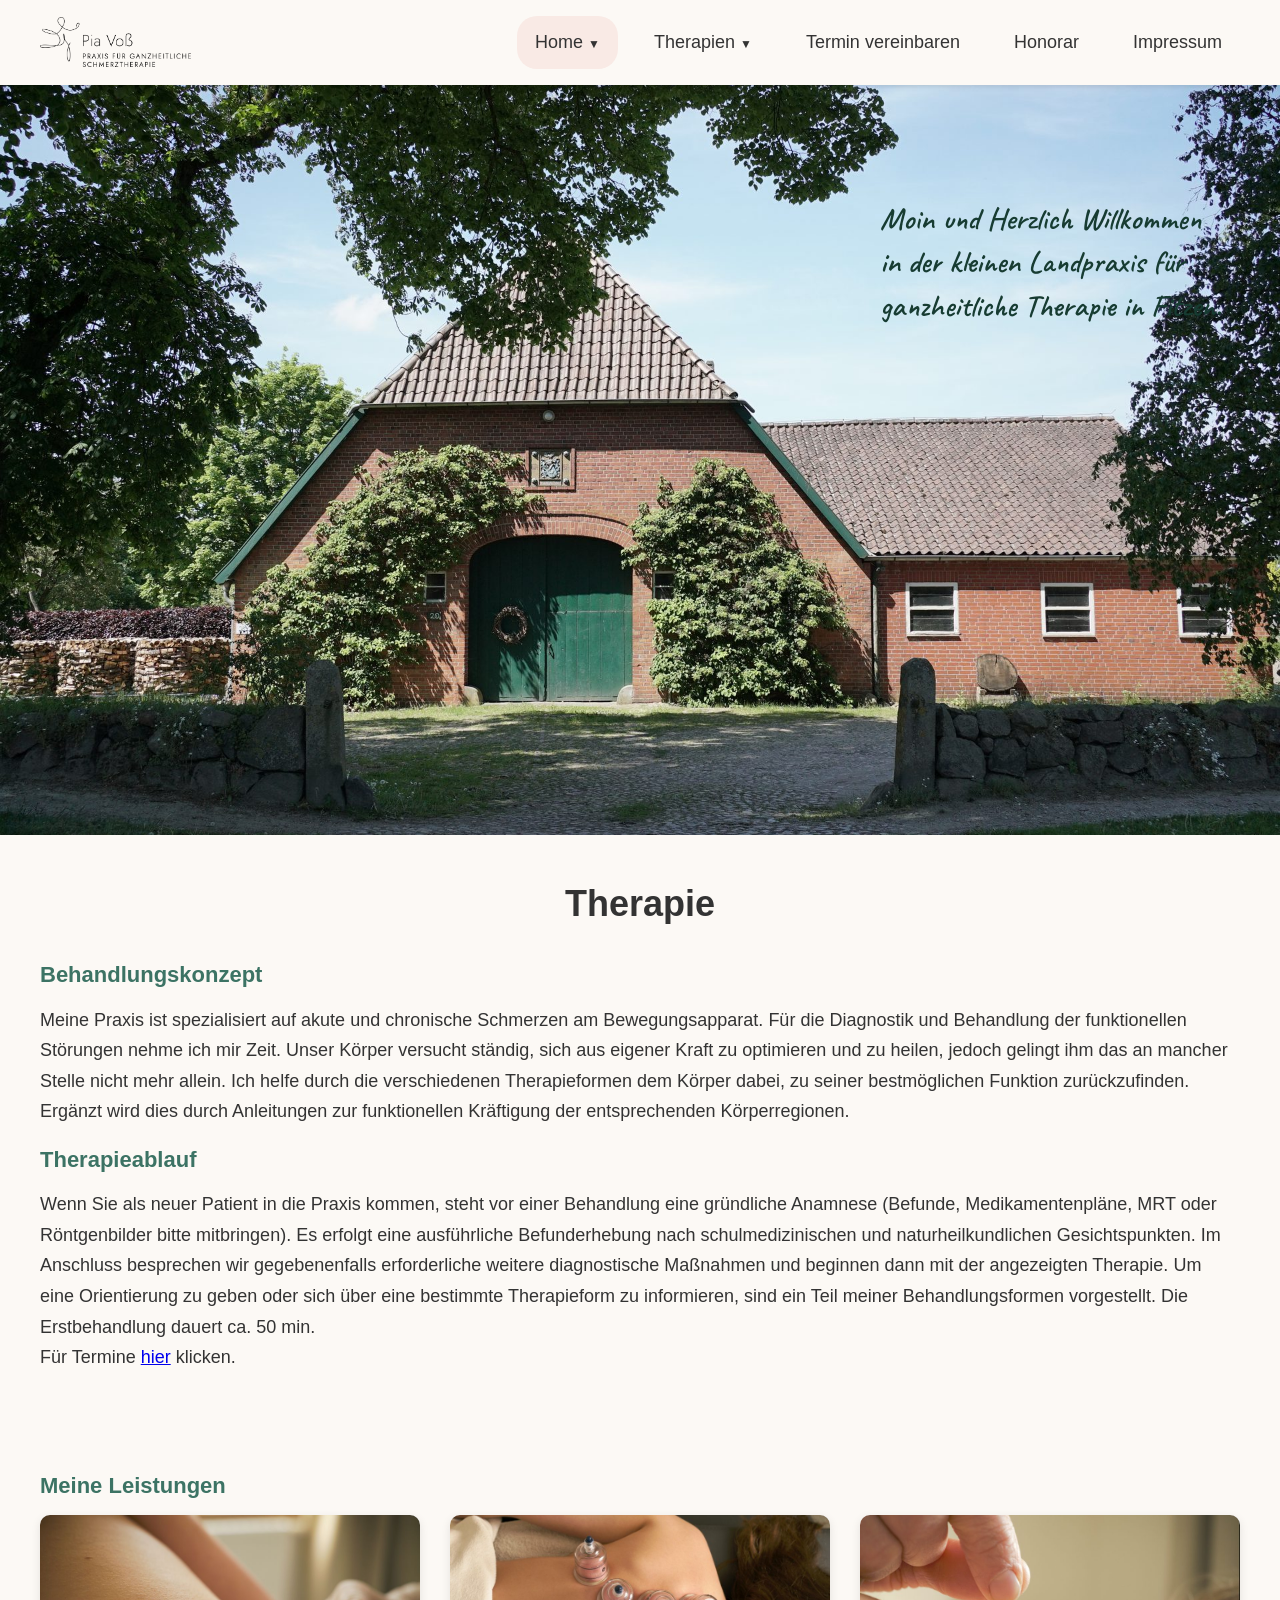
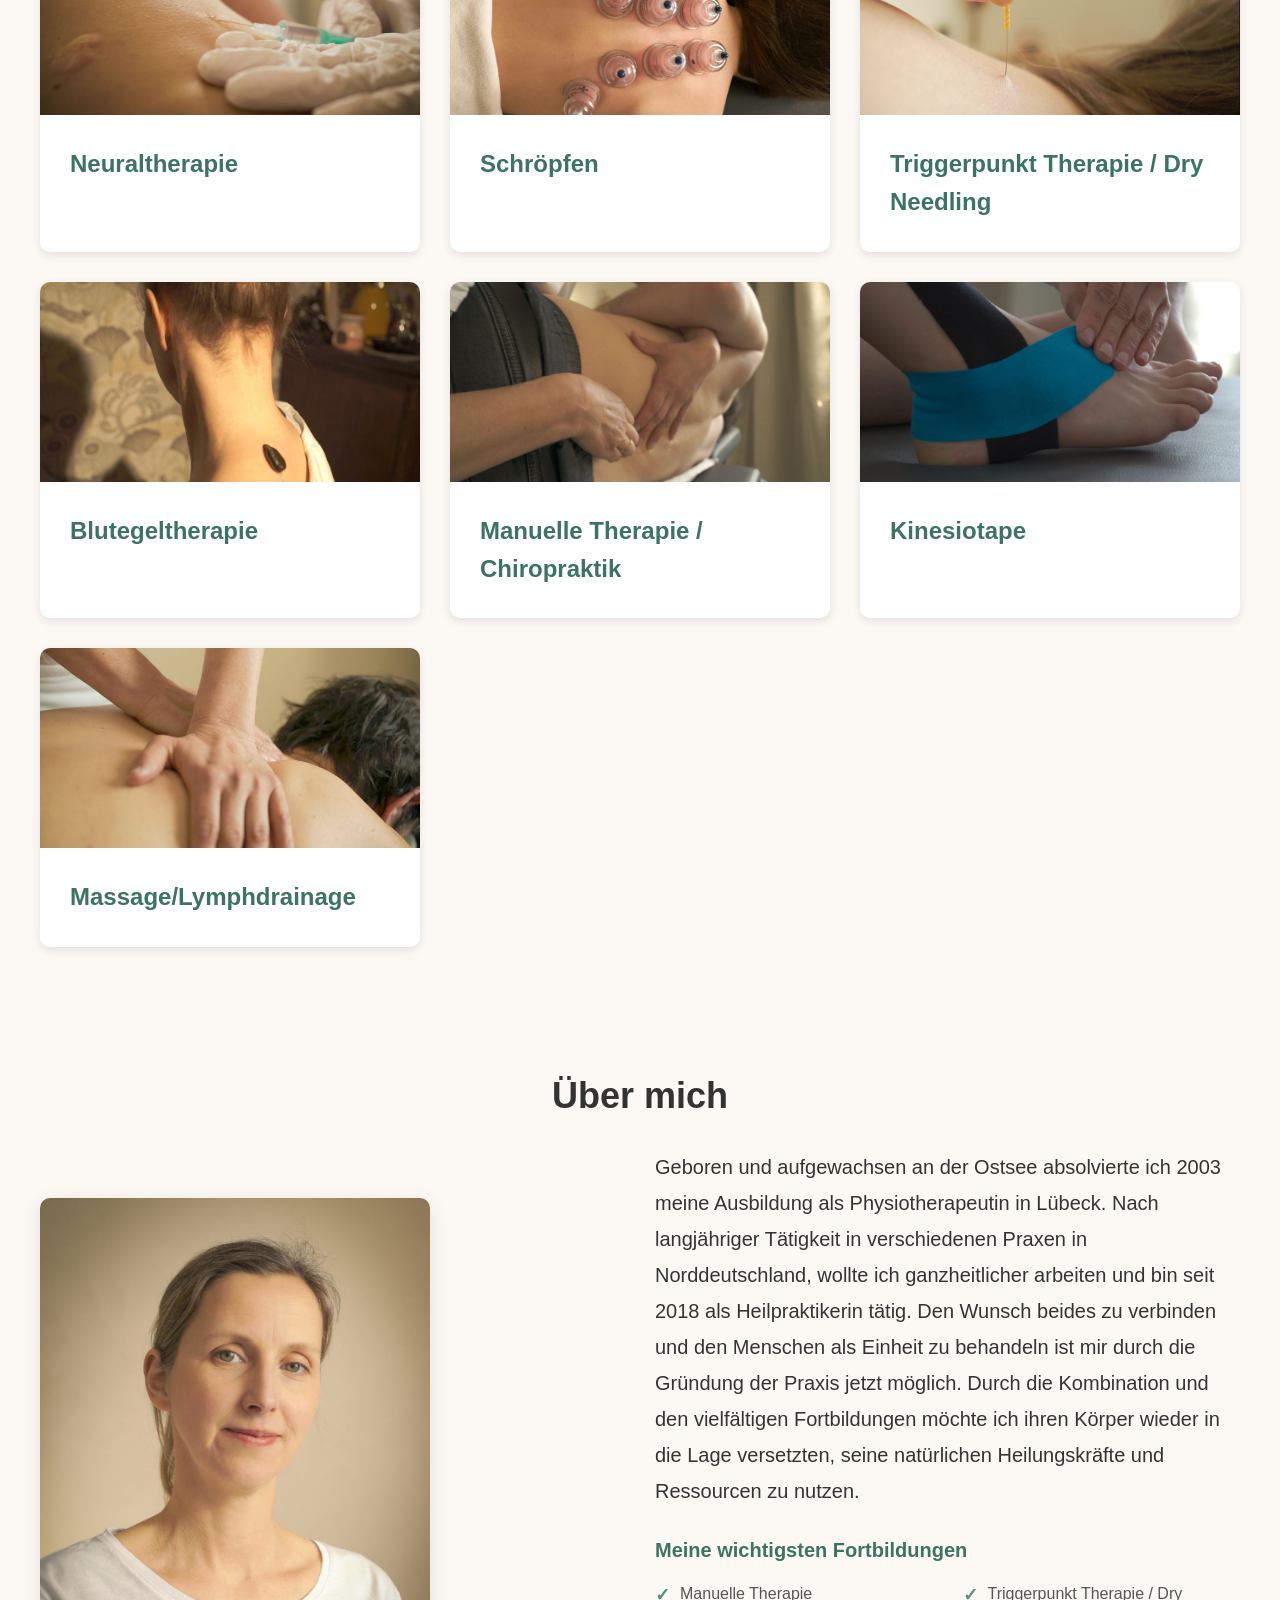
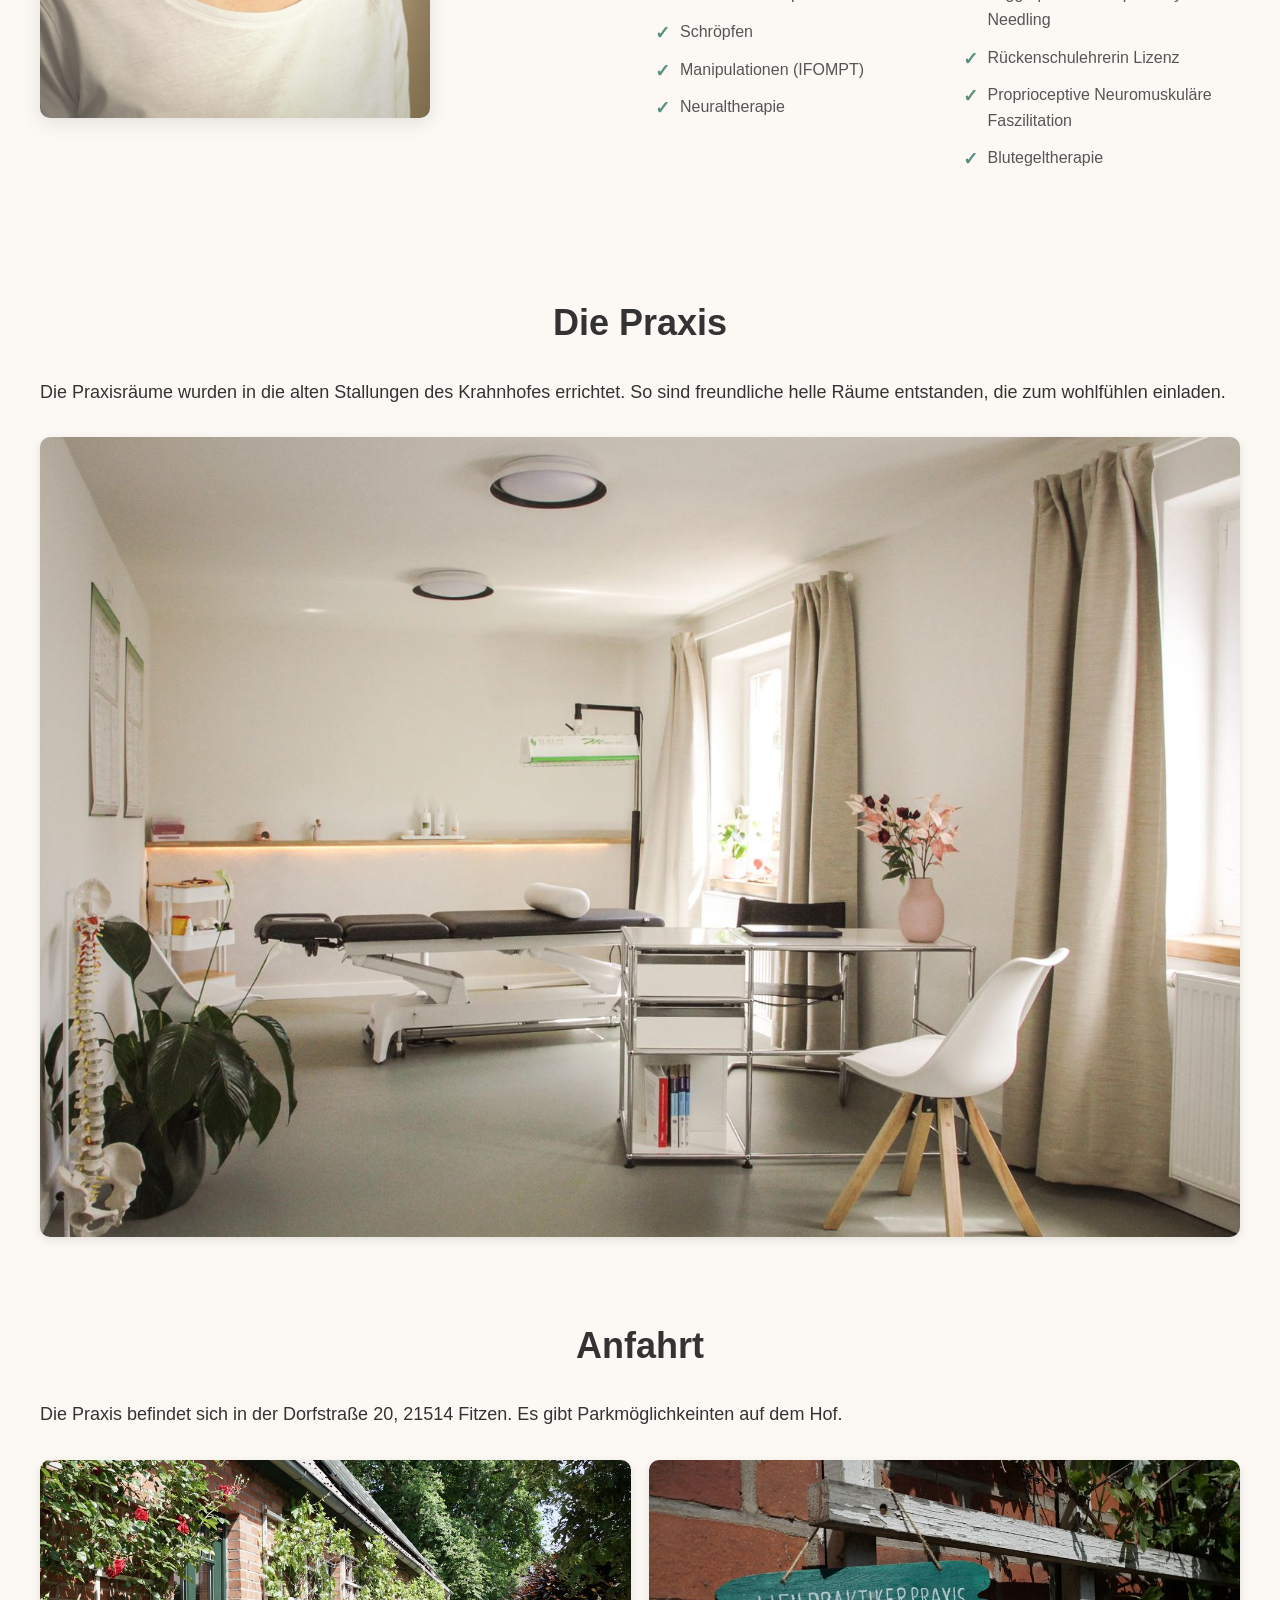
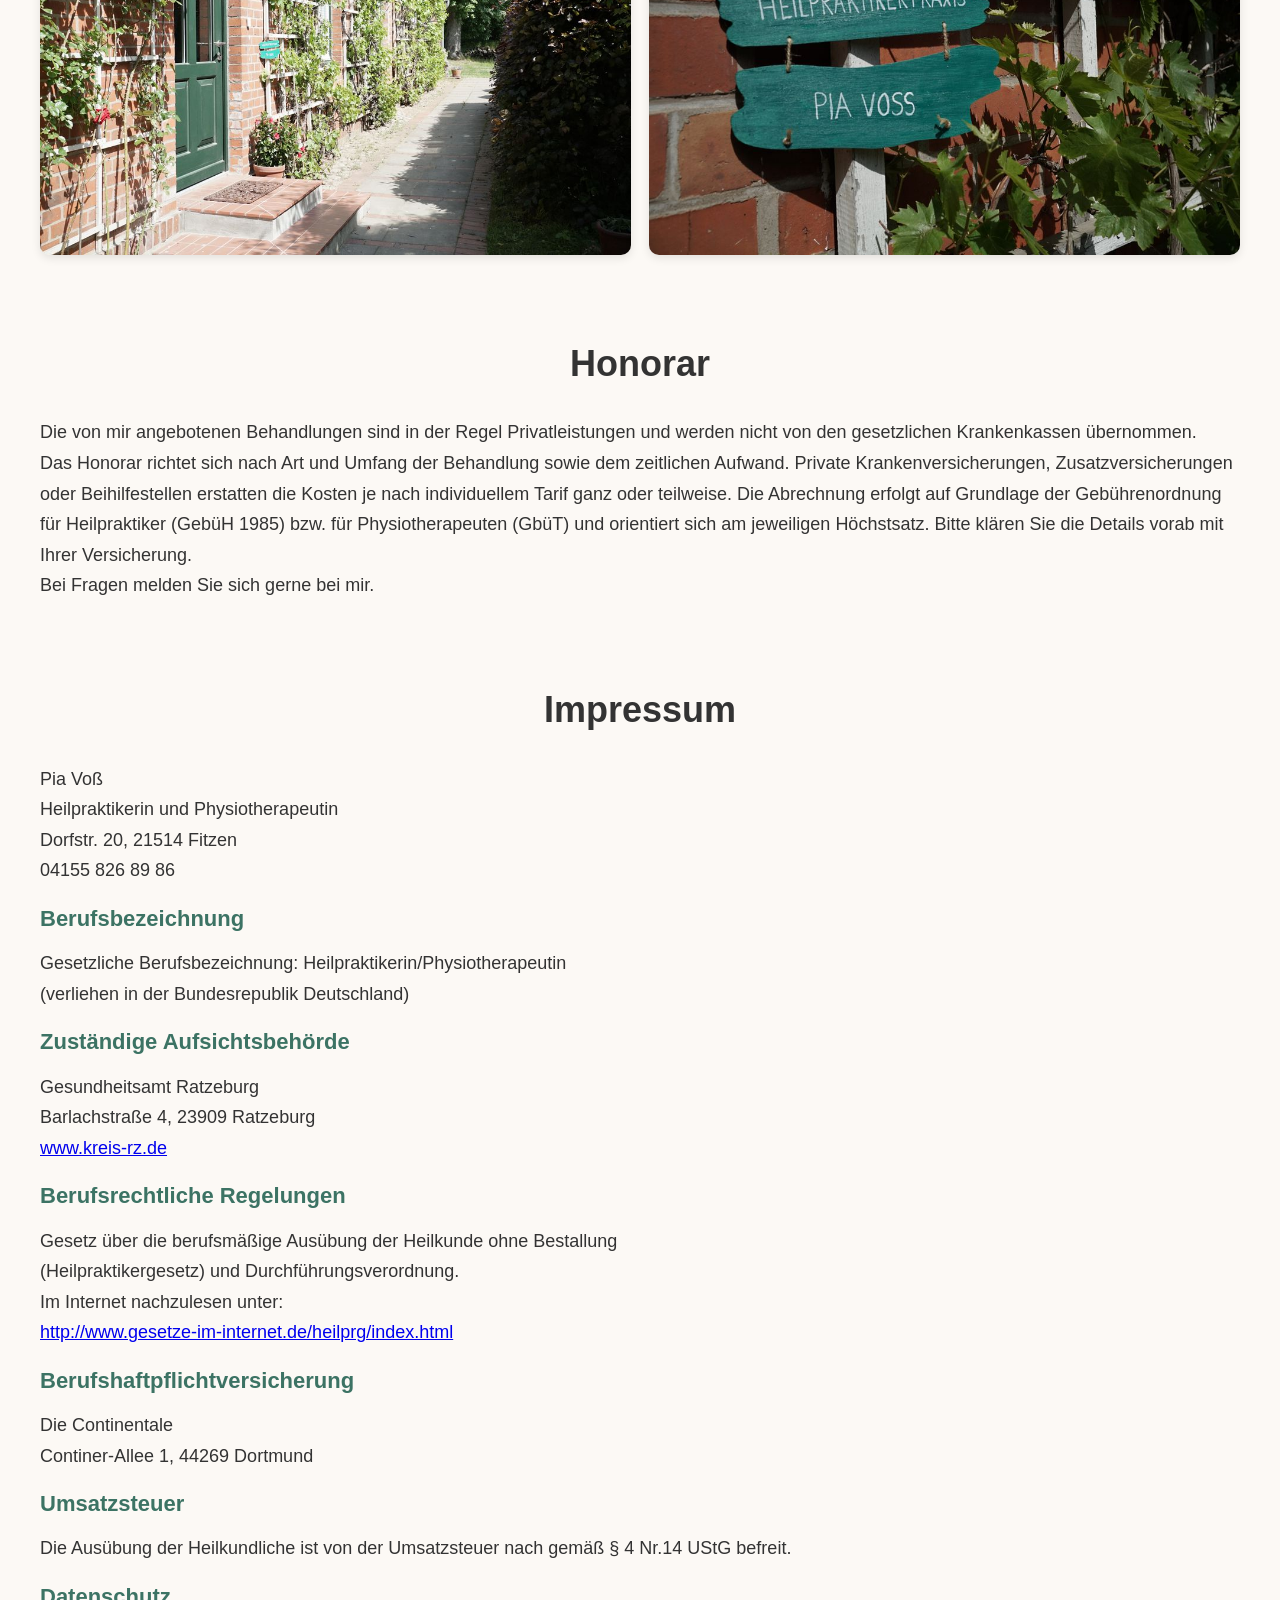
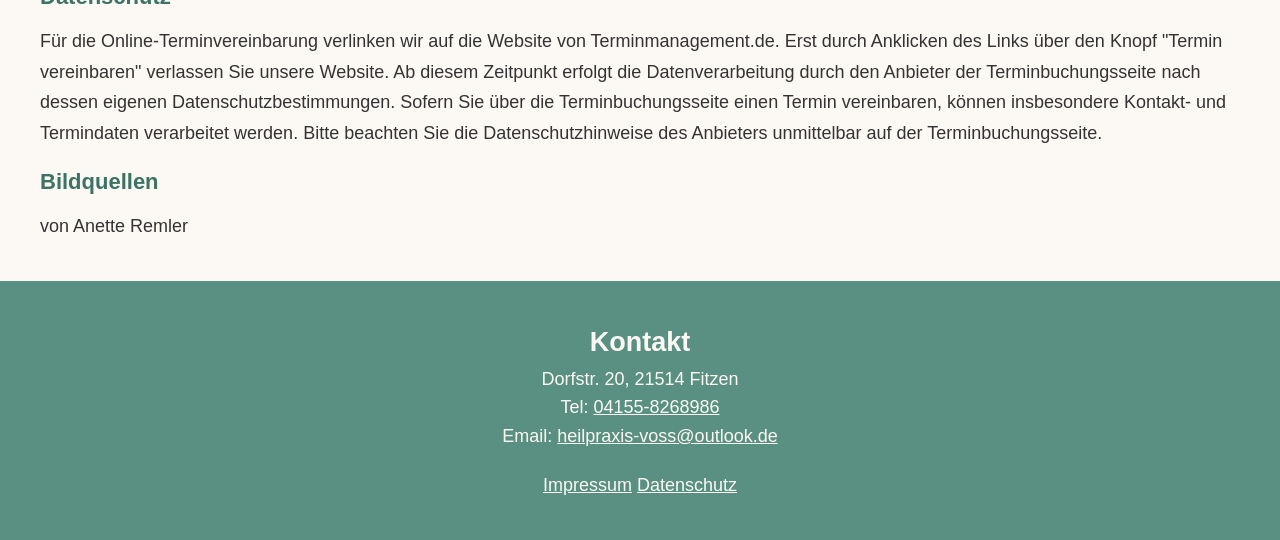
<file: index.html>
<!DOCTYPE html>
<html lang="de">

<head>
    <meta charset="UTF-8">
    <meta name="viewport" content="width=device-width, initial-scale=1.0">
    <link rel="stylesheet" href="styles.css">
    <script src="navigation.js" defer></script>
    <title>Praxis Voß</title>
</head>

<body>
    <header>
        <div class="header-container">
            <a href="#home" class="header-logo">
                <img src="logo.png" alt="Pia's Physiotherapie Praxis Logo" class="logo-img">
            </a>

            <button class="menu-toggle" type="button" aria-label="Menü öffnen" aria-controls="navList" aria-expanded="false">☰</button>

            <nav>
                <ul class="nav-list" id="navList">
                    <li class="nav-item dropdown">
                        <a href="#home" class="nav-link active">Home<span class="dropdown-arrow">▼</span></a>
                        <div class="dropdown-content">
                            <a href="#therapie">Therapie</a>
                            <a href="#ueber-mich">Über mich</a>
                            <a href="#die-praxis">Die Praxis</a>
                            <a href="#honorar">Honorar</a>
                            <a href="#contact">Kontakt</a>
                        </div>
                    </li>
                    <li class="nav-item dropdown">
                        <a href="#leistungen" class="nav-link">Therapien<span class="dropdown-arrow">▼</span>
                        </a>
                        <div class="dropdown-content">
                            <a href="neuraltherapie.html">Neuraltherapie</a>
                            <a href="schroepfen.html">Schröpfen</a>
                            <a href="triggerpunktherapie.html">Triggerpunkt Therapie / Dry Needling</a>
                            <a href="blutegeltherapie.html">Blutegeltherapie</a>
                            <a href="manuelle-therapie.html">Manuelle Therapie / Chiropraktik</a>
                            <a href="kinesiotape.html">Kinesiotape</a>
                            <a href="massage-lymphdrainage.html">Massage/Lymphdrainage</a>
                        </div>
                    </li>
                    <li class="nav-item">
                        <a href="https://www.terminmanagement.de/termin-buchen/heilpraxis/fitzen/pia-voss-65907" class="nav-link">Termin vereinbaren</a>
                    </li>
                    <li class="nav-item">
                        <a href="#honorar" class="nav-link">Honorar</a>
                    </li>
                    <li class="nav-item">
                        <a href="#impressum" class="nav-link">Impressum</a>
                    </li>
                </ul>
            </nav>
        </div>
    </header>

    <!-- Hero Section -->
    <section class="hero" id="home">
        <div class="container">
            <p class="welcome-text">Moin und Herzlich Willkommen<br>in der kleinen Landpraxis für<br>ganzheitliche Therapie in Fitzen.</p>
        </div>
    </section>

    <!-- Therapie -->
    <section class="therapy-section" id="therapie">
        <div class="container">
            <h2 class="section-title">Therapie</h2>

            <h3>Behandlungskonzept</h3>
            <p>Meine Praxis ist spezialisiert auf akute und chronische Schmerzen am Bewegungsapparat. Für die Diagnostik und Behandlung der funktionellen Störungen nehme ich mir Zeit. Unser Körper versucht ständig, sich aus eigener Kraft zu optimieren und zu heilen, jedoch gelingt ihm das an mancher Stelle nicht mehr allein. Ich helfe durch die verschiedenen Therapieformen dem Körper dabei, zu seiner bestmöglichen Funktion zurückzufinden. Ergänzt wird dies durch Anleitungen zur funktionellen Kräftigung der entsprechenden Körperregionen.</p>

            <h3>Therapieablauf</h3>
            <p>Wenn Sie als neuer Patient in die Praxis kommen, steht vor einer Behandlung eine gründliche Anamnese (Befunde, Medikamentenpläne, MRT oder Röntgenbilder bitte mitbringen). Es erfolgt eine ausführliche Befunderhebung nach schulmedizinischen und naturheilkundlichen Gesichtspunkten. Im Anschluss besprechen wir gegebenenfalls erforderliche weitere diagnostische Maßnahmen und beginnen dann mit der angezeigten Therapie. Um eine Orientierung zu geben oder sich über eine bestimmte Therapieform zu informieren, sind ein Teil meiner Behandlungsformen vorgestellt. Die Erstbehandlung dauert ca. 50 min.</p>
            <p>Für Termine <a href="https://www.terminmanagement.de/termin-buchen/heilpraxis/fitzen/pia-voss-65907">hier</a> klicken.</p>
        </div>
    </section>

    <!-- Leistungen -->
    <section class="services" id="leistungen">
        <div class="container">
            <h2 class="section-title">Meine Leistungen</h2>
            <div class="services-grid">
                <a href="neuraltherapie.html" class="service-card">
                    <img src="assets/neuraltherapie-web.jpg" alt="Neuraltherapie" loading="lazy" decoding="async">
                    <div class="service-card-content"><h3>Neuraltherapie</h3></div>
                </a>
                <a href="schroepfen.html" class="service-card">
                    <img src="assets/schroepfen.jpg" alt="Schroepfen" loading="lazy" decoding="async">
                    <div class="service-card-content"><h3>Schröpfen</h3></div>
                </a>
                <a href="triggerpunktherapie.html" class="service-card">
                    <img src="assets/dry-needling.jpg" alt="Triggerpunkt Therapie / Dry Needling" loading="lazy" decoding="async">
                    <div class="service-card-content"><h3>Triggerpunkt Therapie / Dry Needling</h3></div>
                </a>
                <a href="blutegeltherapie.html" class="service-card">
                    <img src="assets/blutegel.jpg" alt="Blutegeltherapie" loading="lazy" decoding="async">
                    <div class="service-card-content"><h3>Blutegeltherapie</h3></div>
                </a>
                <a href="manuelle-therapie.html" class="service-card">
                    <img src="assets/manuelle-therapie.jpg" alt="Manuelle Therapie / Chiropraktik" loading="lazy" decoding="async">
                    <div class="service-card-content"><h3>Manuelle Therapie / Chiropraktik</h3></div>
                </a>
                <a href="kinesiotape.html" class="service-card">
                    <img src="assets/kinesiotape.jpg" alt="Kinesiotape" loading="lazy" decoding="async">
                    <div class="service-card-content"><h3>Kinesiotape</h3></div>
                </a>
                <a href="massage-lymphdrainage.html" class="service-card">
                    <img src="assets/massage.jpg" alt="Massage und Lymphdrainage" loading="lazy" decoding="async">
                    <div class="service-card-content"><h3>Massage/Lymphdrainage</h3></div>
                </a>
            </div>
        </div>
    </section>

    <!-- About Section -->
    <section class="about" id="ueber-mich">
        <div class="container">
            <h2 class="section-title">Über mich</h2>
            <div class="about-content">
                <div class="about-image">
                    <img src="assets/portrait.jpg" alt="Pia Porträt" loading="lazy" decoding="async">
                </div>
                <div class="about-text">
                    <p>Geboren und aufgewachsen an der Ostsee absolvierte ich 2003 meine Ausbildung als Physiotherapeutin in Lübeck. Nach langjähriger Tätigkeit in verschiedenen Praxen in Norddeutschland, wollte ich ganzheitlicher arbeiten und bin seit 2018 als Heilpraktikerin tätig. Den Wunsch beides zu verbinden und den Menschen als Einheit zu behandeln ist mir durch die Gründung der Praxis jetzt möglich. Durch die Kombination und den vielfältigen Fortbildungen möchte ich ihren Körper wieder in die Lage versetzten, seine natürlichen Heilungskräfte und Ressourcen zu nutzen.</p>
                    
                    <h3>Meine wichtigsten Fortbildungen</h3>
                    <ul class="qualifications">
                        <li>Manuelle Therapie</li>
                        <li>Schröpfen</li>
                        <li>Manipulationen (IFOMPT)</li>
                        <li>Neuraltherapie</li>
                        <li>Triggerpunkt Therapie / Dry Needling</li>
                        <li>Rückenschulehrerin Lizenz</li>
                        <li>Proprioceptive Neuromuskuläre Faszilitation</li>
                        <li>Blutegeltherapie</li>
                    </ul>
                </div>
            </div>
        </div>
    </section>

    <!-- Die Praxis -->
    <section class="therapy-section" id="die-praxis">
        <div class="container">
            <h2 class="section-title">Die Praxis</h2>
            <p>Die Praxisräume wurden in die alten Stallungen des Krahnhofes errichtet. So sind freundliche helle Räume entstanden, die zum wohlfühlen einladen.</p>
            <div class="practice-gallery">
                <img class="practice-gallery-main" src="assets/praxisraum-2-web.jpg" alt="Behandlungsraum der Praxis" loading="lazy" decoding="async">
            </div>
        </div>
    </section>

    <!-- Anfahrt -->
    <section class="therapy-section" id="anfahrt">
        <div class="container">
            <h2 class="section-title">Anfahrt</h2>
            <p>Die Praxis befindet sich in der Dorfstraße 20, 21514 Fitzen. Es gibt Parkmöglichkeinten auf dem Hof.</p>
            <div class="arrival-gallery">
                <img src="assets/eingangsbereich.jpg" alt="Eingangsbereich der Praxis" loading="lazy" decoding="async">
                <img src="assets/namensschild.jpg" alt="Namensschild der Praxis" loading="lazy" decoding="async">
            </div>
        </div>
    </section>

    <!-- Honorar -->
    <section class="therapy-section" id="honorar">
        <div class="container">
            <h2 class="section-title">Honorar</h2>

            <p>Die von mir angebotenen Behandlungen sind in der Regel Privatleistungen und werden nicht von den gesetzlichen Krankenkassen übernommen.</p>

            <p>Das Honorar richtet sich nach Art und Umfang der Behandlung sowie dem zeitlichen Aufwand. Private Krankenversicherungen, Zusatzversicherungen oder Beihilfestellen erstatten die Kosten je nach individuellem Tarif ganz oder teilweise. Die Abrechnung erfolgt auf Grundlage der Gebührenordnung für Heilpraktiker (GebüH 1985) bzw. für Physiotherapeuten (GbüT) und orientiert sich am jeweiligen Höchstsatz. Bitte klären Sie die Details vorab mit Ihrer Versicherung.</p>

            <p>Bei Fragen melden Sie sich gerne bei mir.</p>
        </div>
    </section>

    <!-- Impressum -->
    <section class="therapy-section" id="impressum">
        <div class="container">
            <h2 class="section-title">Impressum</h2>

            <p>Pia Voß<br>
            Heilpraktikerin und Physiotherapeutin<br>
            Dorfstr. 20, 21514 Fitzen<br>
            04155 826 89 86</p>

            <h3>Berufsbezeichnung</h3>
            <p>Gesetzliche Berufsbezeichnung: Heilpraktikerin/Physiotherapeutin<br>
            (verliehen in der Bundesrepublik Deutschland)</p>

            <h3>Zuständige Aufsichtsbehörde</h3>
            <p>Gesundheitsamt Ratzeburg<br>
            Barlachstraße 4, 23909 Ratzeburg<br>
            <a href="https://www.kreis-rz.de">www.kreis-rz.de</a></p>

            <h3>Berufsrechtliche Regelungen</h3>
            <p>Gesetz über die berufsmäßige Ausübung der Heilkunde ohne Bestallung<br>
            (Heilpraktikergesetz) und Durchführungsverordnung.</p>
            <p>Im Internet nachzulesen unter:<br>
            <a href="http://www.gesetze-im-internet.de/heilprg/index.html">http://www.gesetze-im-internet.de/heilprg/index.html</a></p>

            <h3>Berufshaftpflichtversicherung</h3>
            <p>Die Continentale<br>
            Continer-Allee 1, 44269 Dortmund</p>

            <h3>Umsatzsteuer</h3>
            <p>Die Ausübung der Heilkundliche ist von der Umsatzsteuer nach gemäß § 4 Nr.14 UStG befreit.</p>


            <h3 id="datenschutz">Datenschutz</h3>
            <p>Für die Online-Terminvereinbarung verlinken wir auf die Website von
                Terminmanagement.de. Erst durch Anklicken des Links über den Knopf "Termin vereinbaren" verlassen Sie unsere
                Website. Ab diesem Zeitpunkt erfolgt die Datenverarbeitung durch den Anbieter
                der Terminbuchungsseite nach dessen eigenen Datenschutzbestimmungen.
                
                Sofern Sie über die Terminbuchungsseite einen Termin vereinbaren, können
                insbesondere Kontakt- und Termindaten verarbeitet werden. Bitte beachten Sie
                die Datenschutzhinweise des Anbieters unmittelbar auf der Terminbuchungsseite.</p>

            <h3>Bildquellen</h3>
            <p>von Anette Remler</p>
        </div>
    </section>

    <footer id="contact">
        <div class="container">
            <h2>Kontakt</h2>
            <p>Dorfstr. 20, 21514 Fitzen</p>
            <p>Tel: <a href="tel:041558268986">04155-8268986</a></p>
            <p>Email: <a href="mailto:heilpraxis-voss@outlook.de">heilpraxis-voss@outlook.de</a></p>
            <p style="margin-top: 20px;">
                <a href="#impressum">Impressum</a>
                <a href="#datenschutz">Datenschutz</a>
            </p>
        </div>
    </footer>

</body>

</html>
</file>
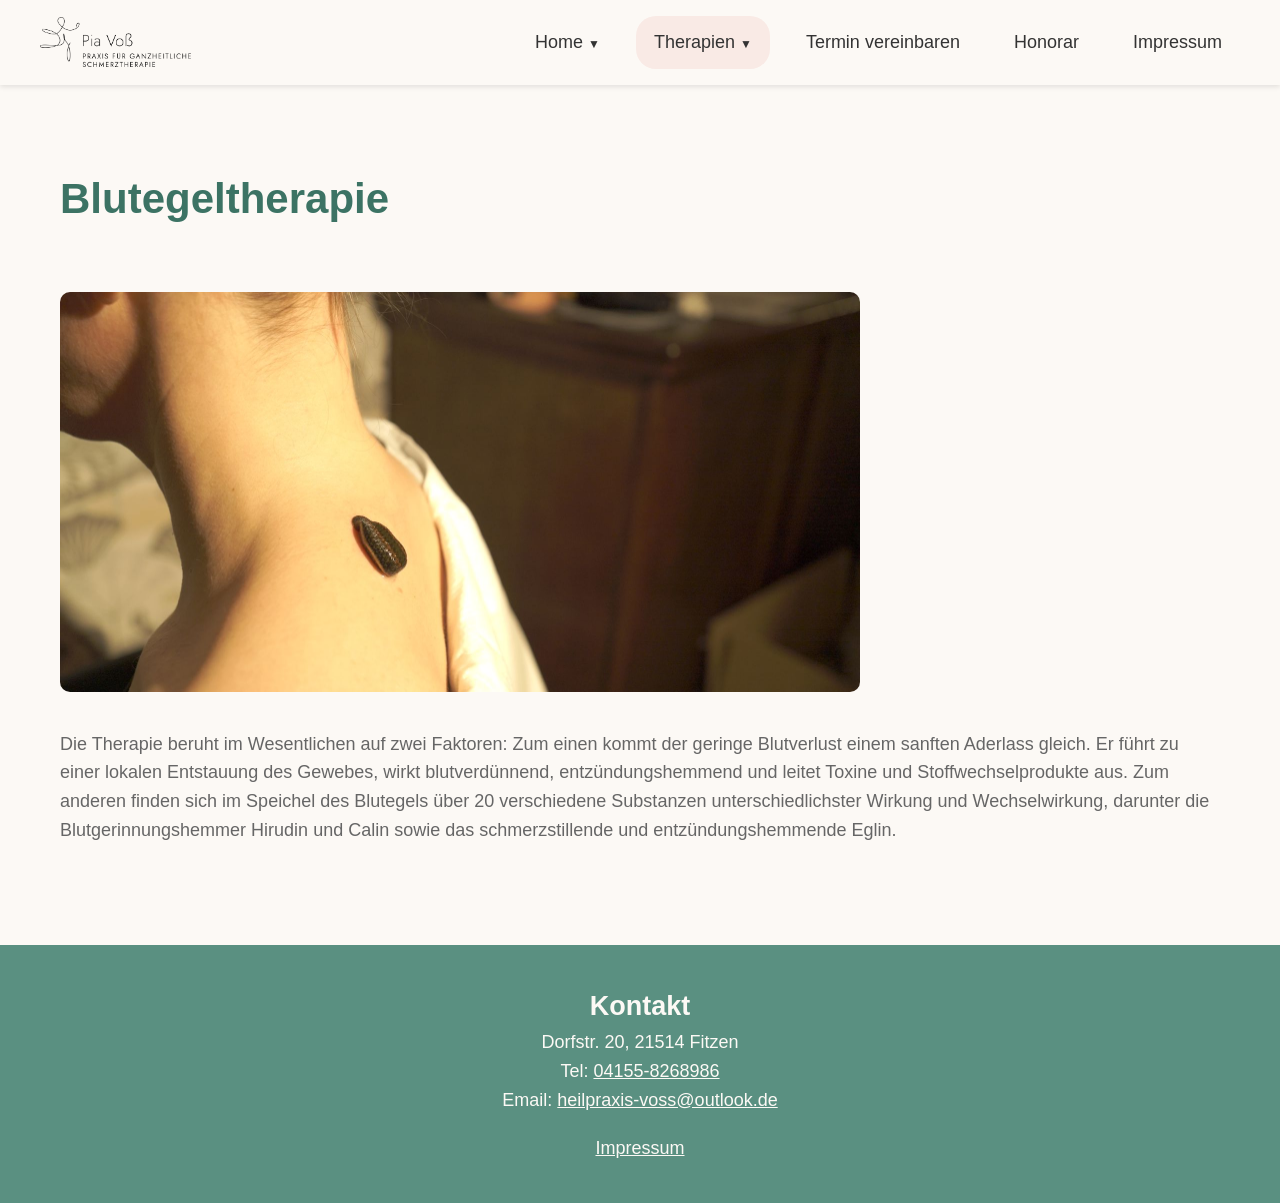
<file: blutegeltherapie.html>
<!DOCTYPE html>
<html lang="de">
<head>
    <meta charset="UTF-8">
    <meta name="viewport" content="width=device-width, initial-scale=1.0">
    <link rel="stylesheet" href="styles.css">
    <link rel="stylesheet" href="side.css">
    <script src="navigation.js" defer></script>
    <title>Blutegeltherapie - Praxis Voß</title>
</head>
<body>
    <header>
        <div class="header-container">
            <a href="index.html#home" class="header-logo">
                <img src="logo.png" alt="Pia's Physiotherapie Praxis Logo" class="logo-img">
            </a>
            
            <button class="menu-toggle" type="button" aria-label="Menü öffnen" aria-controls="navList" aria-expanded="false">☰</button>
            
            <nav>
                <ul class="nav-list" id="navList">
                    <li class="nav-item dropdown">
                        <a href="index.html#home" class="nav-link">Home<span class="dropdown-arrow">▼</span></a>
                        <div class="dropdown-content">
                            <a href="index.html#therapie">Therapie</a>
                            <a href="index.html#ueber-mich">Über mich</a>
                            <a href="index.html#die-praxis">Die Praxis</a>
                            <a href="index.html#honorar">Honorar</a>
                            <a href="index.html#contact">Kontakt</a>
                        </div>
                    </li>
                    <li class="nav-item dropdown">
                        <a href="index.html#leistungen" class="nav-link active">Therapien<span class="dropdown-arrow">▼</span></a>
                        <div class="dropdown-content">
                            <a href="neuraltherapie.html">Neuraltherapie</a>
                            <a href="schroepfen.html">Schröpfen</a>
                            <a href="triggerpunktherapie.html">Triggerpunkt Therapie / Dry Needling</a>
                            <a href="blutegeltherapie.html">Blutegeltherapie</a>
                            <a href="manuelle-therapie.html">Manuelle Therapie / Chiropraktik</a>
                            <a href="kinesiotape.html">Kinesiotape</a>
                            <a href="massage-lymphdrainage.html">Massage/Lymphdrainage</a>
                        </div>
                    </li>
                    <li class="nav-item">
                        <a href="https://www.terminmanagement.de/termin-buchen/heilpraxis/fitzen/pia-voss-65907" class="nav-link">Termin vereinbaren</a>
                    </li>
                    <li class="nav-item">
                        <a href="index.html#honorar" class="nav-link">Honorar</a>
                    </li>
                    <li class="nav-item">
                        <a href="index.html#impressum" class="nav-link">Impressum</a>
                    </li>
                </ul>
            </nav>
        </div>
    </header>

    <section class="content">
        <h1>Blutegeltherapie</h1>
        
        <img src="assets/blutegel-detail.jpg" alt="Blutegeltherapie Behandlung" class="therapy-image" loading="lazy" decoding="async">
        
        <p>Die Therapie beruht im Wesentlichen auf zwei Faktoren: Zum einen kommt der geringe Blutverlust einem sanften Aderlass gleich. Er führt zu einer lokalen Entstauung des Gewebes, wirkt blutverdünnend, entzündungshemmend und leitet Toxine und Stoffwechselprodukte aus. Zum anderen finden sich im Speichel des Blutegels über 20 verschiedene Substanzen unterschiedlichster Wirkung und Wechselwirkung, darunter die Blutgerinnungshemmer Hirudin und Calin sowie das schmerzstillende und entzündungshemmende Eglin.</p>
    </section>

    <footer id="contact">
        <div class="container">
            <h2>Kontakt</h2>
            <p>Dorfstr. 20, 21514 Fitzen</p>
            <p>Tel: <a href="tel:041558268986">04155-8268986</a></p>
            <p>Email: <a href="mailto:heilpraxis-voss@outlook.de">heilpraxis-voss@outlook.de</a></p>
            <p style="margin-top: 20px;">
                <a href="index.html#impressum">Impressum</a>
            </p>
        </div>
    </footer>

</body>
</html>
</file>
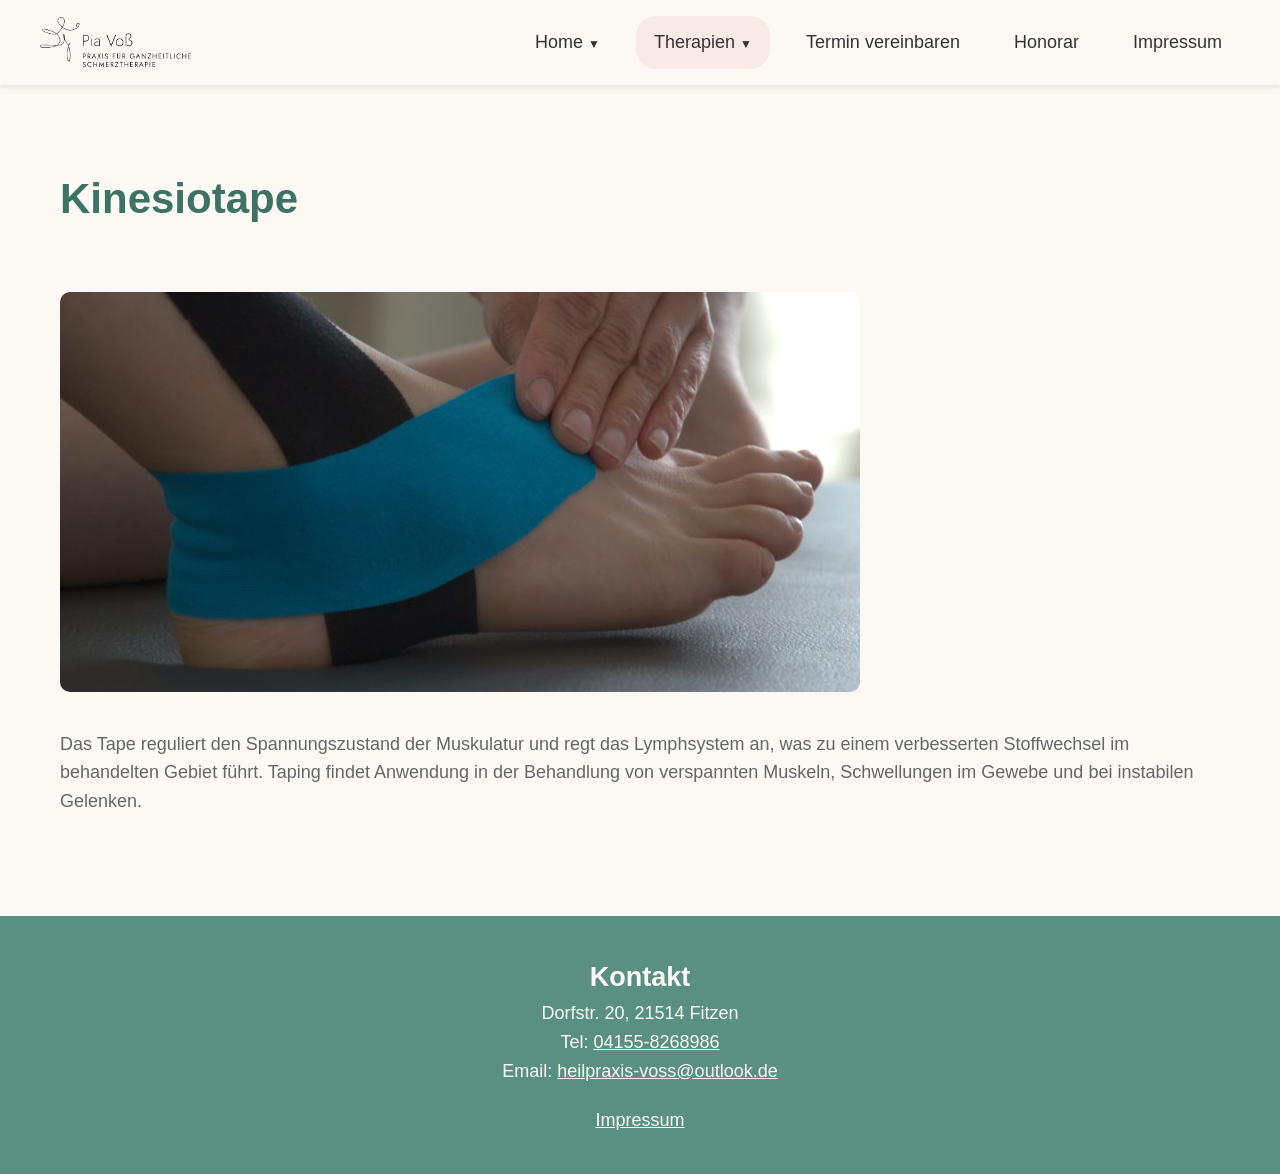
<file: kinesiotape.html>
<!DOCTYPE html>
<html lang="de">
<head>
    <meta charset="UTF-8">
    <meta name="viewport" content="width=device-width, initial-scale=1.0">
    <link rel="stylesheet" href="styles.css">
    <link rel="stylesheet" href="side.css">
    <script src="navigation.js" defer></script>
    <title>Kinesiotape - Praxis Voß</title>
</head>
<body>
    <header>
        <div class="header-container">
            <a href="index.html#home" class="header-logo">
                <img src="logo.png" alt="Pia's Physiotherapie Praxis Logo" class="logo-img">
            </a>
            
            <button class="menu-toggle" type="button" aria-label="Menü öffnen" aria-controls="navList" aria-expanded="false">☰</button>
            
            <nav>
                <ul class="nav-list" id="navList">
                    <li class="nav-item dropdown">
                        <a href="index.html#home" class="nav-link">Home<span class="dropdown-arrow">▼</span></a>
                        <div class="dropdown-content">
                            <a href="index.html#therapie">Therapie</a>
                            <a href="index.html#ueber-mich">Über mich</a>
                            <a href="index.html#die-praxis">Die Praxis</a>
                            <a href="index.html#honorar">Honorar</a>
                            <a href="index.html#contact">Kontakt</a>
                        </div>
                    </li>
                    <li class="nav-item dropdown">
                        <a href="index.html#leistungen" class="nav-link active">Therapien<span class="dropdown-arrow">▼</span></a>
                        <div class="dropdown-content">
                            <a href="neuraltherapie.html">Neuraltherapie</a>
                            <a href="schroepfen.html">Schröpfen</a>
                            <a href="triggerpunktherapie.html">Triggerpunkt Therapie / Dry Needling</a>
                            <a href="blutegeltherapie.html">Blutegeltherapie</a>
                            <a href="manuelle-therapie.html">Manuelle Therapie / Chiropraktik</a>
                            <a href="kinesiotape.html">Kinesiotape</a>
                            <a href="massage-lymphdrainage.html">Massage/Lymphdrainage</a>
                        </div>
                    </li>
                    <li class="nav-item">
                        <a href="https://www.terminmanagement.de/termin-buchen/heilpraxis/fitzen/pia-voss-65907" class="nav-link">Termin vereinbaren</a>
                    </li>
                    <li class="nav-item">
                        <a href="index.html#honorar" class="nav-link">Honorar</a>
                    </li>
                    <li class="nav-item">
                        <a href="index.html#impressum" class="nav-link">Impressum</a>
                    </li>
                </ul>
            </nav>
        </div>
    </header>

    <section class="content">
        <h1>Kinesiotape</h1>
        
        <img src="assets/kinesiotape.jpg" alt="Tapen Behandlung" class="therapy-image" loading="lazy" decoding="async">
        
        <p>Das Tape reguliert den Spannungszustand der Muskulatur und regt das Lymphsystem an, was zu einem verbesserten Stoffwechsel im behandelten Gebiet führt. Taping findet Anwendung in der Behandlung von verspannten Muskeln, Schwellungen im Gewebe und bei instabilen Gelenken.</p>
    </section>

    <footer id="contact">
        <div class="container">
            <h2>Kontakt</h2>
            <p>Dorfstr. 20, 21514 Fitzen</p>
            <p>Tel: <a href="tel:041558268986">04155-8268986</a></p>
            <p>Email: <a href="mailto:heilpraxis-voss@outlook.de">heilpraxis-voss@outlook.de</a></p>
            <p style="margin-top: 20px;">
                <a href="index.html#impressum">Impressum</a>
            </p>
        </div>
    </footer>

</body>
</html>
</file>
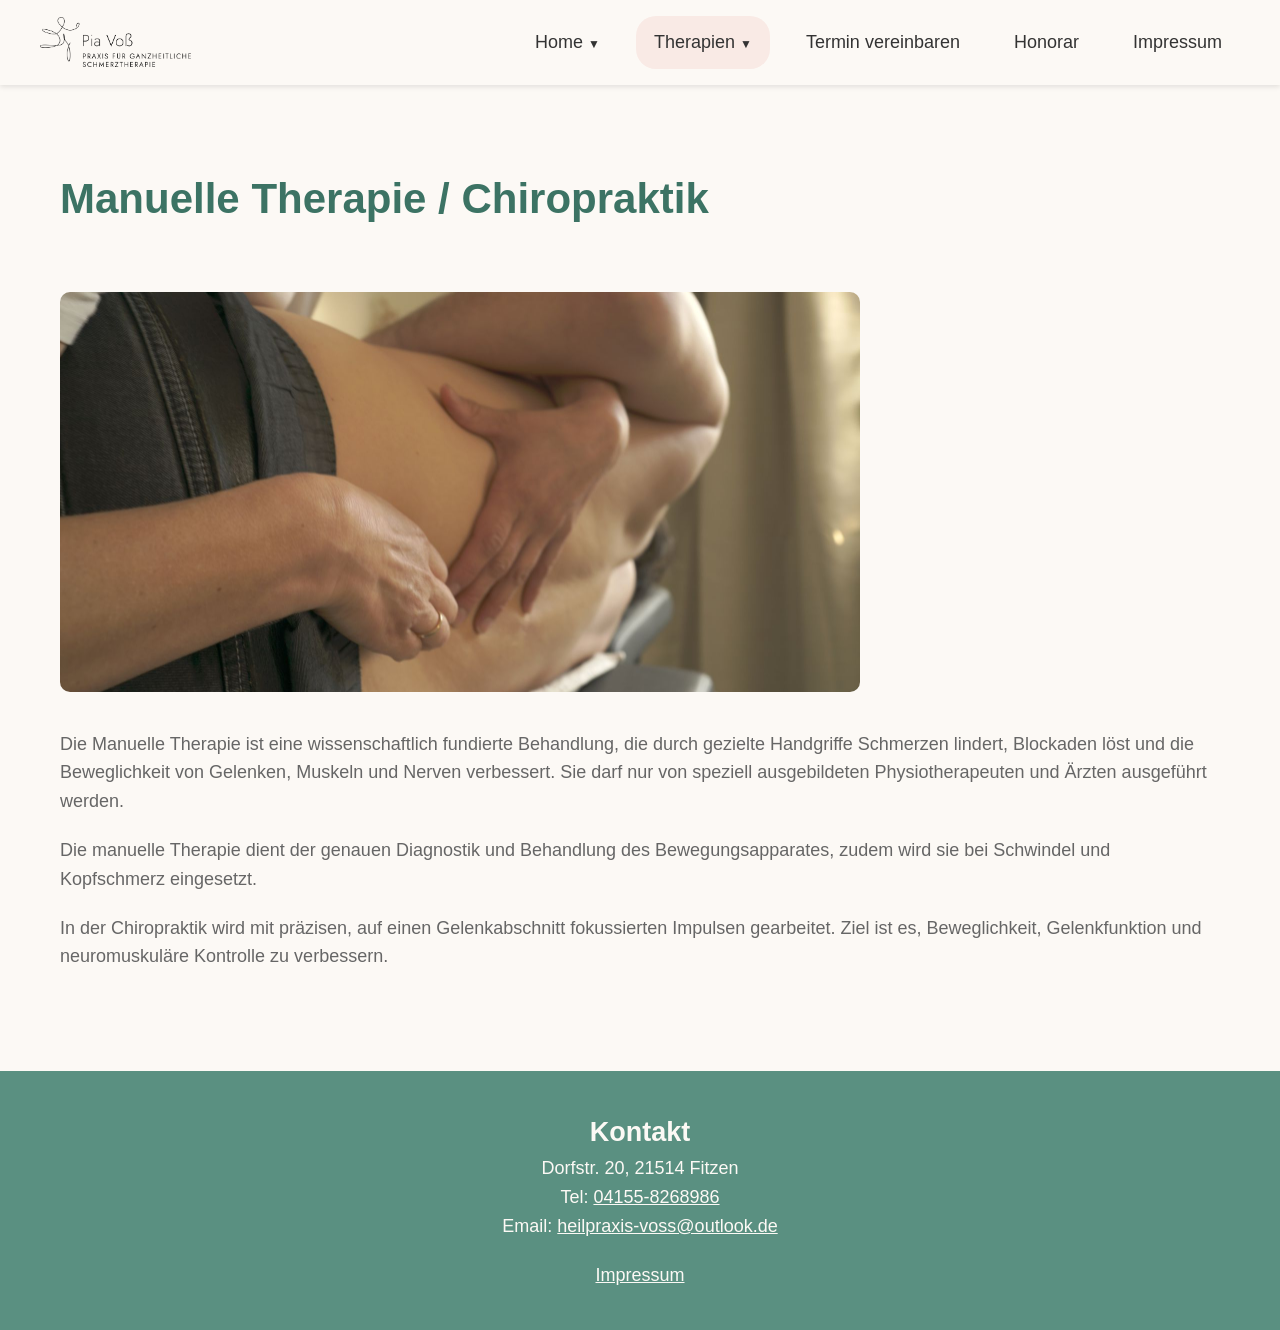
<file: manuelle-therapie.html>
<!DOCTYPE html>
<html lang="de">
<head>
    <meta charset="UTF-8">
    <meta name="viewport" content="width=device-width, initial-scale=1.0">
    <link rel="stylesheet" href="styles.css">
    <link rel="stylesheet" href="side.css">
    <script src="navigation.js" defer></script>
    <title>Manuelle Therapie / Chiropraktik - Praxis Voß</title>
</head>
<body>
    <header>
        <div class="header-container">
            <a href="index.html#home" class="header-logo">
                <img src="logo.png" alt="Pia's Physiotherapie Praxis Logo" class="logo-img">
            </a>
            
            <button class="menu-toggle" type="button" aria-label="Menü öffnen" aria-controls="navList" aria-expanded="false">☰</button>
            
            <nav>
                <ul class="nav-list" id="navList">
                    <li class="nav-item dropdown">
                        <a href="index.html#home" class="nav-link">Home<span class="dropdown-arrow">▼</span></a>
                        <div class="dropdown-content">
                            <a href="index.html#therapie">Therapie</a>
                            <a href="index.html#ueber-mich">Über mich</a>
                            <a href="index.html#die-praxis">Die Praxis</a>
                            <a href="index.html#honorar">Honorar</a>
                            <a href="index.html#contact">Kontakt</a>
                        </div>
                    </li>
                    <li class="nav-item dropdown">
                        <a href="index.html#leistungen" class="nav-link active">Therapien<span class="dropdown-arrow">▼</span></a>
                        <div class="dropdown-content">
                            <a href="neuraltherapie.html">Neuraltherapie</a>
                            <a href="schroepfen.html">Schröpfen</a>
                            <a href="triggerpunktherapie.html">Triggerpunkt Therapie / Dry Needling</a>
                            <a href="blutegeltherapie.html">Blutegeltherapie</a>
                            <a href="manuelle-therapie.html">Manuelle Therapie / Chiropraktik</a>
                            <a href="kinesiotape.html">Kinesiotape</a>
                            <a href="massage-lymphdrainage.html">Massage/Lymphdrainage</a>
                        </div>
                    </li>
                    <li class="nav-item">
                        <a href="https://www.terminmanagement.de/termin-buchen/heilpraxis/fitzen/pia-voss-65907" class="nav-link">Termin vereinbaren</a>
                    </li>
                    <li class="nav-item">
                        <a href="index.html#honorar" class="nav-link">Honorar</a>
                    </li>
                    <li class="nav-item">
                        <a href="index.html#impressum" class="nav-link">Impressum</a>
                    </li>
                </ul>
            </nav>
        </div>
    </header>

    <section class="content">
        <h1>Manuelle Therapie / Chiropraktik</h1>
        
        <img src="assets/manuelle-therapie.jpg" alt="Manuelle Therapie / Chiropraktik Behandlung" class="therapy-image" loading="lazy" decoding="async">
        
        <p>Die Manuelle Therapie ist eine wissenschaftlich fundierte Behandlung, die durch gezielte Handgriffe Schmerzen lindert, Blockaden löst und die Beweglichkeit von Gelenken, Muskeln und Nerven verbessert. Sie darf nur von speziell ausgebildeten Physiotherapeuten und Ärzten ausgeführt werden.</p>

        <p>Die manuelle Therapie dient der genauen Diagnostik und Behandlung des Bewegungsapparates, zudem wird sie bei Schwindel und Kopfschmerz eingesetzt.</p>

        <p>In der Chiropraktik wird mit präzisen, auf einen Gelenkabschnitt fokussierten Impulsen gearbeitet. Ziel ist es, Beweglichkeit, Gelenkfunktion und neuromuskuläre Kontrolle zu verbessern.</p>
    </section>

    <footer id="contact">
        <div class="container">
            <h2>Kontakt</h2>
            <p>Dorfstr. 20, 21514 Fitzen</p>
            <p>Tel: <a href="tel:041558268986">04155-8268986</a></p>
            <p>Email: <a href="mailto:heilpraxis-voss@outlook.de">heilpraxis-voss@outlook.de</a></p>
            <p style="margin-top: 20px;">
                <a href="index.html#impressum">Impressum</a>
            </p>
        </div>
    </footer>

</body>
</html>
</file>
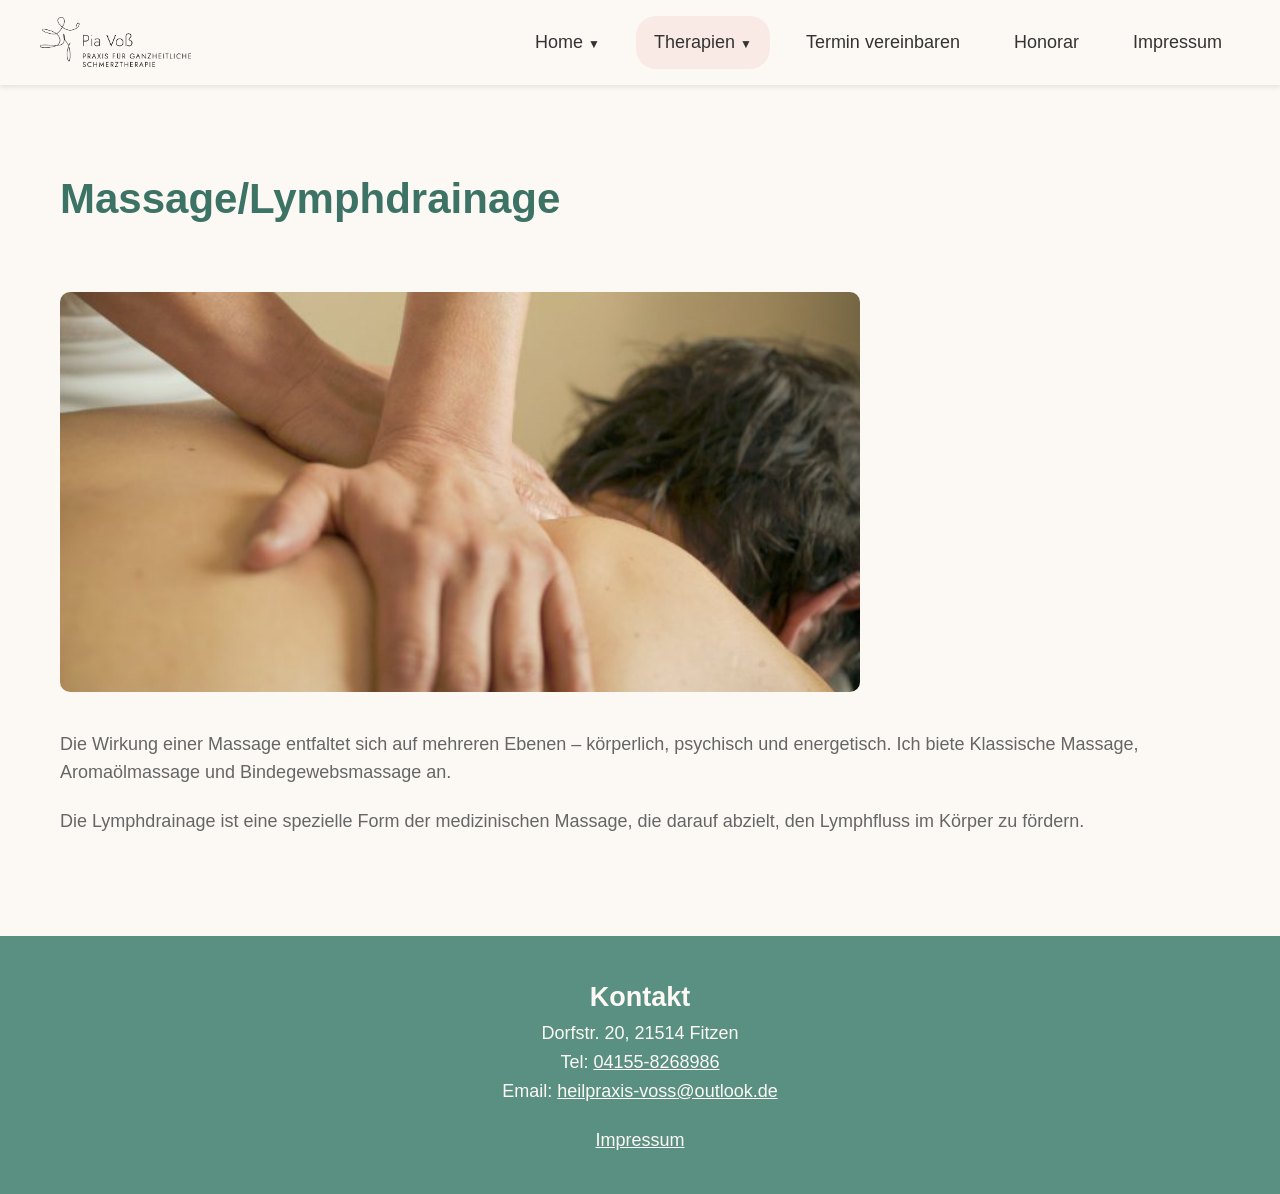
<file: massage-lymphdrainage.html>
<!DOCTYPE html>
<html lang="de">
<head>
    <meta charset="UTF-8">
    <meta name="viewport" content="width=device-width, initial-scale=1.0">
    <link rel="stylesheet" href="styles.css">
    <link rel="stylesheet" href="side.css">
    <script src="navigation.js" defer></script>
    <title>Massage / Lymphdrainage - Praxis Voß</title>
</head>
<body>
    <header>
        <div class="header-container">
            <a href="index.html#home" class="header-logo">
                <img src="logo.png" alt="Pia's Physiotherapie Praxis Logo" class="logo-img">
            </a>

            <button class="menu-toggle" type="button" aria-label="Menü öffnen" aria-controls="navList" aria-expanded="false">☰</button>

            <nav>
                <ul class="nav-list" id="navList">
                    <li class="nav-item dropdown">
                        <a href="index.html#home" class="nav-link">Home<span class="dropdown-arrow">▼</span></a>
                        <div class="dropdown-content">
                            <a href="index.html#therapie">Therapie</a>
                            <a href="index.html#ueber-mich">Über mich</a>
                            <a href="index.html#die-praxis">Die Praxis</a>
                            <a href="index.html#honorar">Honorar</a>
                            <a href="index.html#contact">Kontakt</a>
                        </div>
                    </li>
                    <li class="nav-item dropdown">
                        <a href="index.html#leistungen" class="nav-link active">Therapien<span class="dropdown-arrow">▼</span></a>
                        <div class="dropdown-content">
                            <a href="neuraltherapie.html">Neuraltherapie</a>
                            <a href="schroepfen.html">Schröpfen</a>
                            <a href="triggerpunktherapie.html">Triggerpunkt Therapie / Dry Needling</a>
                            <a href="blutegeltherapie.html">Blutegeltherapie</a>
                            <a href="manuelle-therapie.html">Manuelle Therapie / Chiropraktik</a>
                            <a href="kinesiotape.html">Kinesiotape</a>
                            <a href="massage-lymphdrainage.html">Massage/Lymphdrainage</a>
                        </div>
                    </li>
                    <li class="nav-item">
                        <a href="https://www.terminmanagement.de/termin-buchen/heilpraxis/fitzen/pia-voss-65907" class="nav-link">Termin vereinbaren</a>
                    </li>
                    <li class="nav-item">
                        <a href="index.html#honorar" class="nav-link">Honorar</a>
                    </li>
                    <li class="nav-item">
                        <a href="index.html#impressum" class="nav-link">Impressum</a>
                    </li>
                </ul>
            </nav>
        </div>
    </header>

    <section class="content">
        <h1>Massage/Lymphdrainage</h1>

        <img src="assets/massage.jpg" alt="Massage und Lymphdrainage Behandlung" class="therapy-image" loading="lazy" decoding="async">

        <p>Die Wirkung einer Massage entfaltet sich auf mehreren Ebenen – körperlich, psychisch und energetisch. Ich biete Klassische Massage, Aromaölmassage und Bindegewebsmassage an.</p>

        <p>Die Lymphdrainage ist eine spezielle Form der medizinischen Massage, die darauf abzielt, den Lymphfluss im Körper zu fördern.</p>
    </section>

    <footer id="contact">
        <div class="container">
            <h2>Kontakt</h2>
            <p>Dorfstr. 20, 21514 Fitzen</p>
            <p>Tel: <a href="tel:041558268986">04155-8268986</a></p>
            <p>Email: <a href="mailto:heilpraxis-voss@outlook.de">heilpraxis-voss@outlook.de</a></p>
            <p style="margin-top: 20px;">
                <a href="index.html#impressum">Impressum</a>
            </p>
        </div>
    </footer>

</body>
</html>
</file>
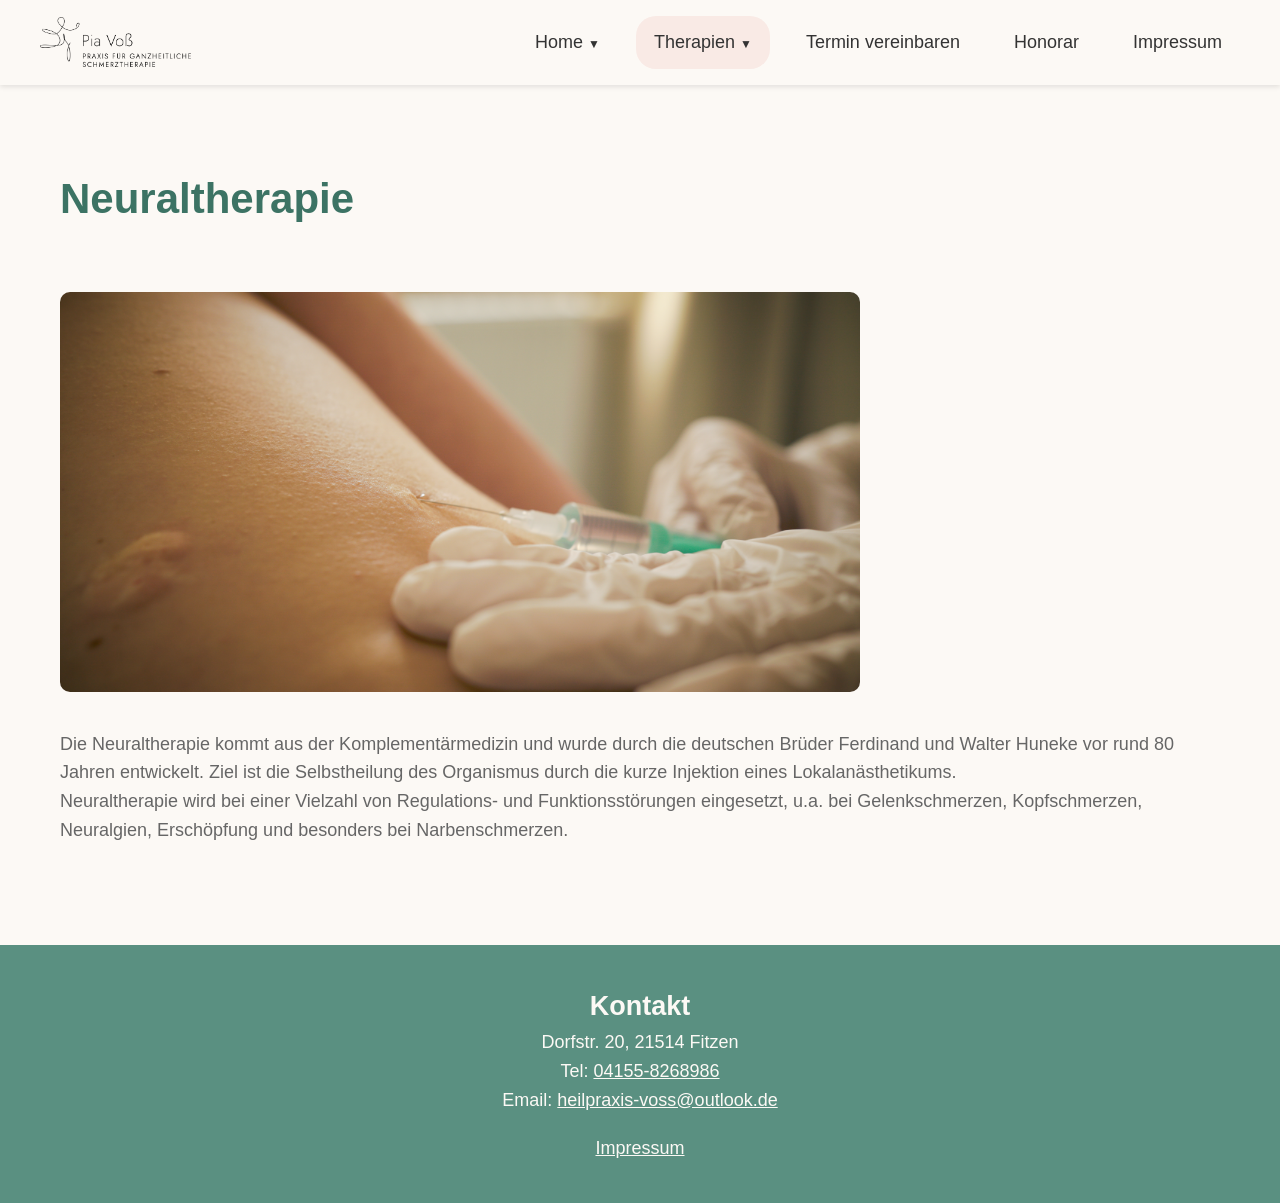
<file: neuraltherapie.html>
<!DOCTYPE html>
<html lang="de">
<head>
    <meta charset="UTF-8">
    <meta name="viewport" content="width=device-width, initial-scale=1.0">
    <link rel="stylesheet" href="styles.css">
    <link rel="stylesheet" href="side.css">
    <script src="navigation.js" defer></script>
    <title>Neuraltherapie - Praxis Voß</title>
</head>
<body>
    <header>
        <div class="header-container">
            <a href="index.html#home" class="header-logo">
                <img src="logo.png" alt="Pia's Physiotherapie Praxis Logo" class="logo-img">
            </a>
            
            <button class="menu-toggle" type="button" aria-label="Menü öffnen" aria-controls="navList" aria-expanded="false">☰</button>
            
            <nav>
                <ul class="nav-list" id="navList">
                    <li class="nav-item dropdown">
                        <a href="index.html#home" class="nav-link">Home<span class="dropdown-arrow">▼</span></a>
                        <div class="dropdown-content">
                            <a href="index.html#therapie">Therapie</a>
                            <a href="index.html#ueber-mich">Über mich</a>
                            <a href="index.html#die-praxis">Die Praxis</a>
                            <a href="index.html#honorar">Honorar</a>
                            <a href="index.html#contact">Kontakt</a>
                        </div>
                    </li>
                    <li class="nav-item dropdown">
                        <a href="index.html#leistungen" class="nav-link active">Therapien<span class="dropdown-arrow">▼</span></a>
                        <div class="dropdown-content">
                            <a href="neuraltherapie.html">Neuraltherapie</a>
                            <a href="schroepfen.html">Schröpfen</a>
                            <a href="triggerpunktherapie.html">Triggerpunkt Therapie / Dry Needling</a>
                            <a href="blutegeltherapie.html">Blutegeltherapie</a>
                            <a href="manuelle-therapie.html">Manuelle Therapie / Chiropraktik</a>
                            <a href="kinesiotape.html">Kinesiotape</a>
                            <a href="massage-lymphdrainage.html">Massage/Lymphdrainage</a>
                        </div>
                    </li>
                    <li class="nav-item">
                        <a href="https://www.terminmanagement.de/termin-buchen/heilpraxis/fitzen/pia-voss-65907" class="nav-link">Termin vereinbaren</a>
                    </li>
                    <li class="nav-item">
                        <a href="index.html#honorar" class="nav-link">Honorar</a>
                    </li>
                    <li class="nav-item">
                        <a href="index.html#impressum" class="nav-link">Impressum</a>
                    </li>
                </ul>
            </nav>
        </div>
    </header>

    <section class="content">
        <h1>Neuraltherapie</h1>
        
        <img src="assets/neuraltherapie.jpg" alt="Neuraltherapie Behandlung" class="therapy-image" loading="lazy" decoding="async">
        
        <p>Die Neuraltherapie kommt aus der Komplementärmedizin und wurde durch die deutschen Brüder Ferdinand und Walter Huneke vor rund 80 Jahren entwickelt. Ziel ist die Selbstheilung des Organismus durch die kurze Injektion eines Lokalanästhetikums. <br/> Neuraltherapie wird bei einer Vielzahl von Regulations- und Funktionsstörungen eingesetzt, u.a. bei Gelenkschmerzen, Kopfschmerzen, Neuralgien, Erschöpfung und besonders bei Narbenschmerzen.</p>
    </section>

    <footer id="contact">
        <div class="container">
            <h2>Kontakt</h2>
            <p>Dorfstr. 20, 21514 Fitzen</p>
            <p>Tel: <a href="tel:041558268986">04155-8268986</a></p>
            <p>Email: <a href="mailto:heilpraxis-voss@outlook.de">heilpraxis-voss@outlook.de</a></p>
            <p style="margin-top: 20px;">
                <a href="index.html#impressum">Impressum</a>
            </p>
        </div>
    </footer>

</body>
</html>
</file>
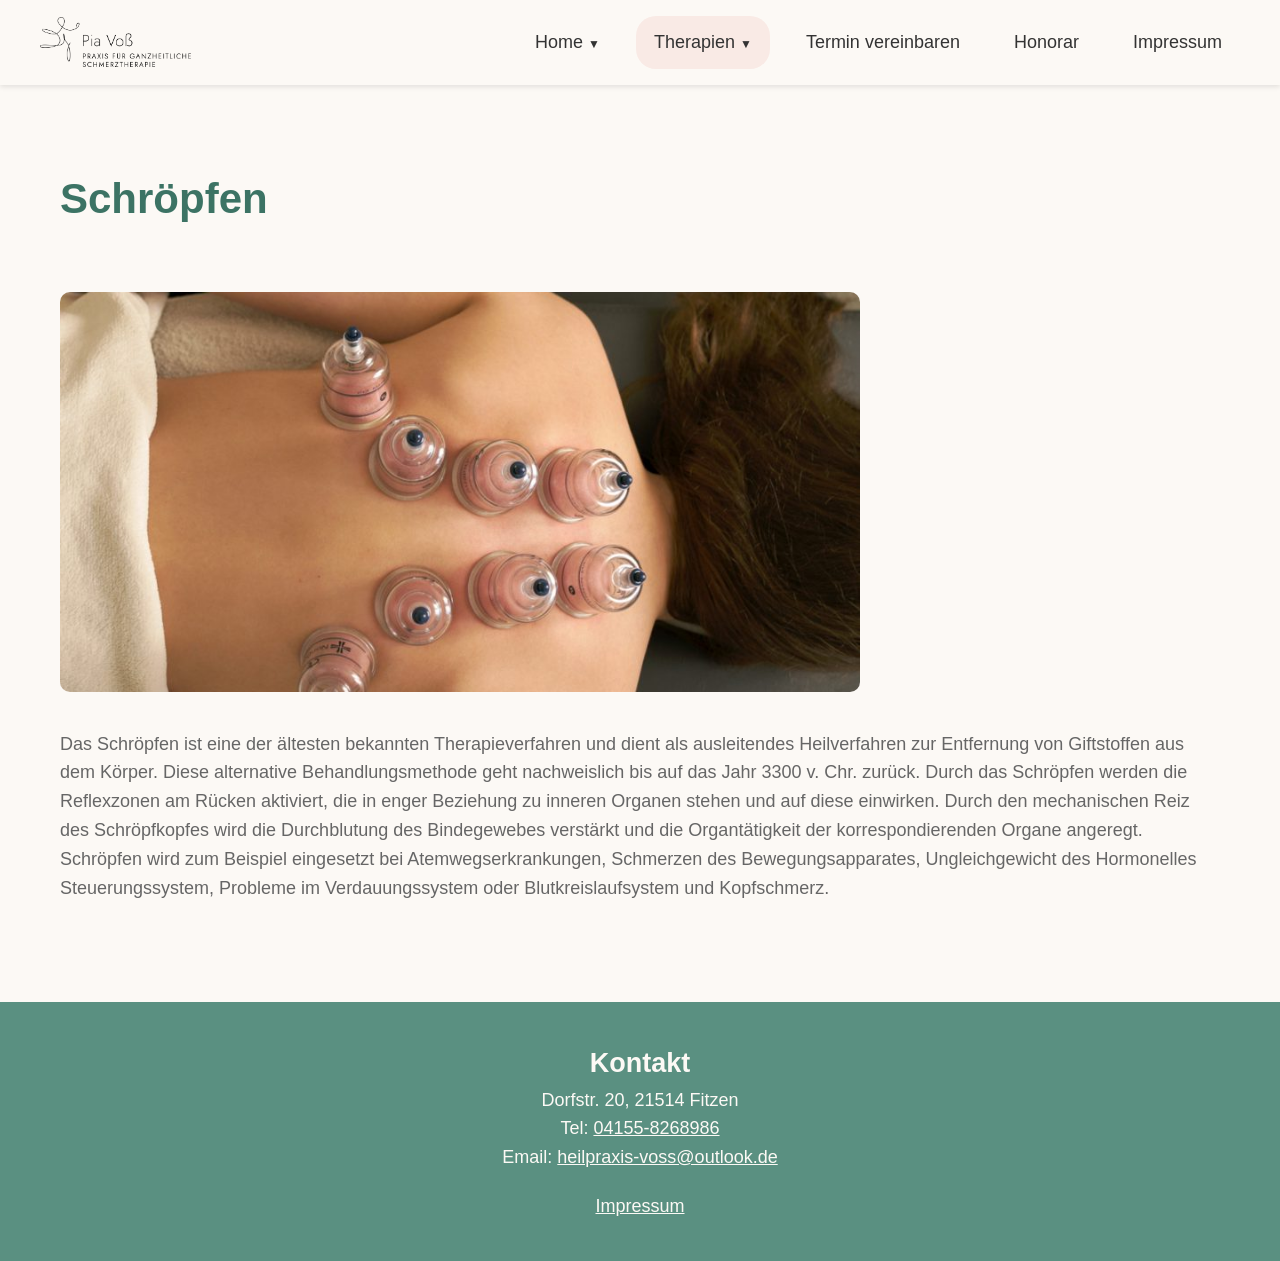
<file: schroepfen.html>
<!DOCTYPE html>
<html lang="de">
<head>
    <meta charset="UTF-8">
    <meta name="viewport" content="width=device-width, initial-scale=1.0">
    <link rel="stylesheet" href="styles.css">
    <link rel="stylesheet" href="side.css">
    <script src="navigation.js" defer></script>
    <title>Schröpfen - Praxis Voß</title>
</head>
<body>
    <header>
        <div class="header-container">
            <a href="index.html#home" class="header-logo">
                <img src="logo.png" alt="Pia's Physiotherapie Praxis Logo" class="logo-img">
            </a>
            
            <button class="menu-toggle" type="button" aria-label="Menü öffnen" aria-controls="navList" aria-expanded="false">☰</button>
            
            <nav>
                <ul class="nav-list" id="navList">
                    <li class="nav-item dropdown">
                        <a href="index.html#home" class="nav-link">Home<span class="dropdown-arrow">▼</span></a>
                        <div class="dropdown-content">
                            <a href="index.html#therapie">Therapie</a>
                            <a href="index.html#ueber-mich">Über mich</a>
                            <a href="index.html#die-praxis">Die Praxis</a>
                            <a href="index.html#honorar">Honorar</a>
                            <a href="index.html#contact">Kontakt</a>
                        </div>
                    </li>
                    <li class="nav-item dropdown">
                        <a href="index.html#leistungen" class="nav-link active">Therapien<span class="dropdown-arrow">▼</span></a>
                        <div class="dropdown-content">
                            <a href="neuraltherapie.html">Neuraltherapie</a>
                            <a href="schroepfen.html">Schröpfen</a>
                            <a href="triggerpunktherapie.html">Triggerpunkt Therapie / Dry Needling</a>
                            <a href="blutegeltherapie.html">Blutegeltherapie</a>
                            <a href="manuelle-therapie.html">Manuelle Therapie / Chiropraktik</a>
                            <a href="kinesiotape.html">Kinesiotape</a>
                            <a href="massage-lymphdrainage.html">Massage/Lymphdrainage</a>
                        </div>
                    </li>
                    <li class="nav-item">
                        <a href="https://www.terminmanagement.de/termin-buchen/heilpraxis/fitzen/pia-voss-65907" class="nav-link">Termin vereinbaren</a>
                    </li>
                    <li class="nav-item">
                        <a href="index.html#honorar" class="nav-link">Honorar</a>
                    </li>
                    <li class="nav-item">
                        <a href="index.html#impressum" class="nav-link">Impressum</a>
                    </li>
                </ul>
            </nav>
        </div>
    </header>

    <section class="content">
        <h1>Schröpfen</h1>
        
        <img src="assets/schroepfen.jpg" alt="Schröpfen Behandlung" class="therapy-image" loading="lazy" decoding="async">
        
        <p>Das Schröpfen ist eine der ältesten bekannten Therapieverfahren und dient als ausleitendes Heilverfahren zur Entfernung von Giftstoffen aus dem Körper. Diese alternative Behandlungsmethode geht nachweislich bis auf das Jahr 3300 v. Chr. zurück. Durch das Schröpfen werden die Reflexzonen am Rücken aktiviert, die in enger Beziehung zu inneren Organen stehen und auf diese einwirken. Durch den mechanischen Reiz des Schröpfkopfes wird die Durchblutung des Bindegewebes verstärkt und die Organtätigkeit der korrespondierenden Organe angeregt. Schröpfen wird zum Beispiel eingesetzt bei Atemwegserkrankungen, Schmerzen des Bewegungsapparates, Ungleichgewicht des Hormonelles Steuerungssystem, Probleme im Verdauungssystem oder Blutkreislaufsystem und Kopfschmerz.</p>
    </section>

    <footer id="contact">
        <div class="container">
            <h2>Kontakt</h2>
            <p>Dorfstr. 20, 21514 Fitzen</p>
            <p>Tel: <a href="tel:041558268986">04155-8268986</a></p>
            <p>Email: <a href="mailto:heilpraxis-voss@outlook.de">heilpraxis-voss@outlook.de</a></p>
            <p style="margin-top: 20px;">
                <a href="index.html#impressum">Impressum</a>
            </p>
        </div>
    </footer>

</body>
</html>
</file>
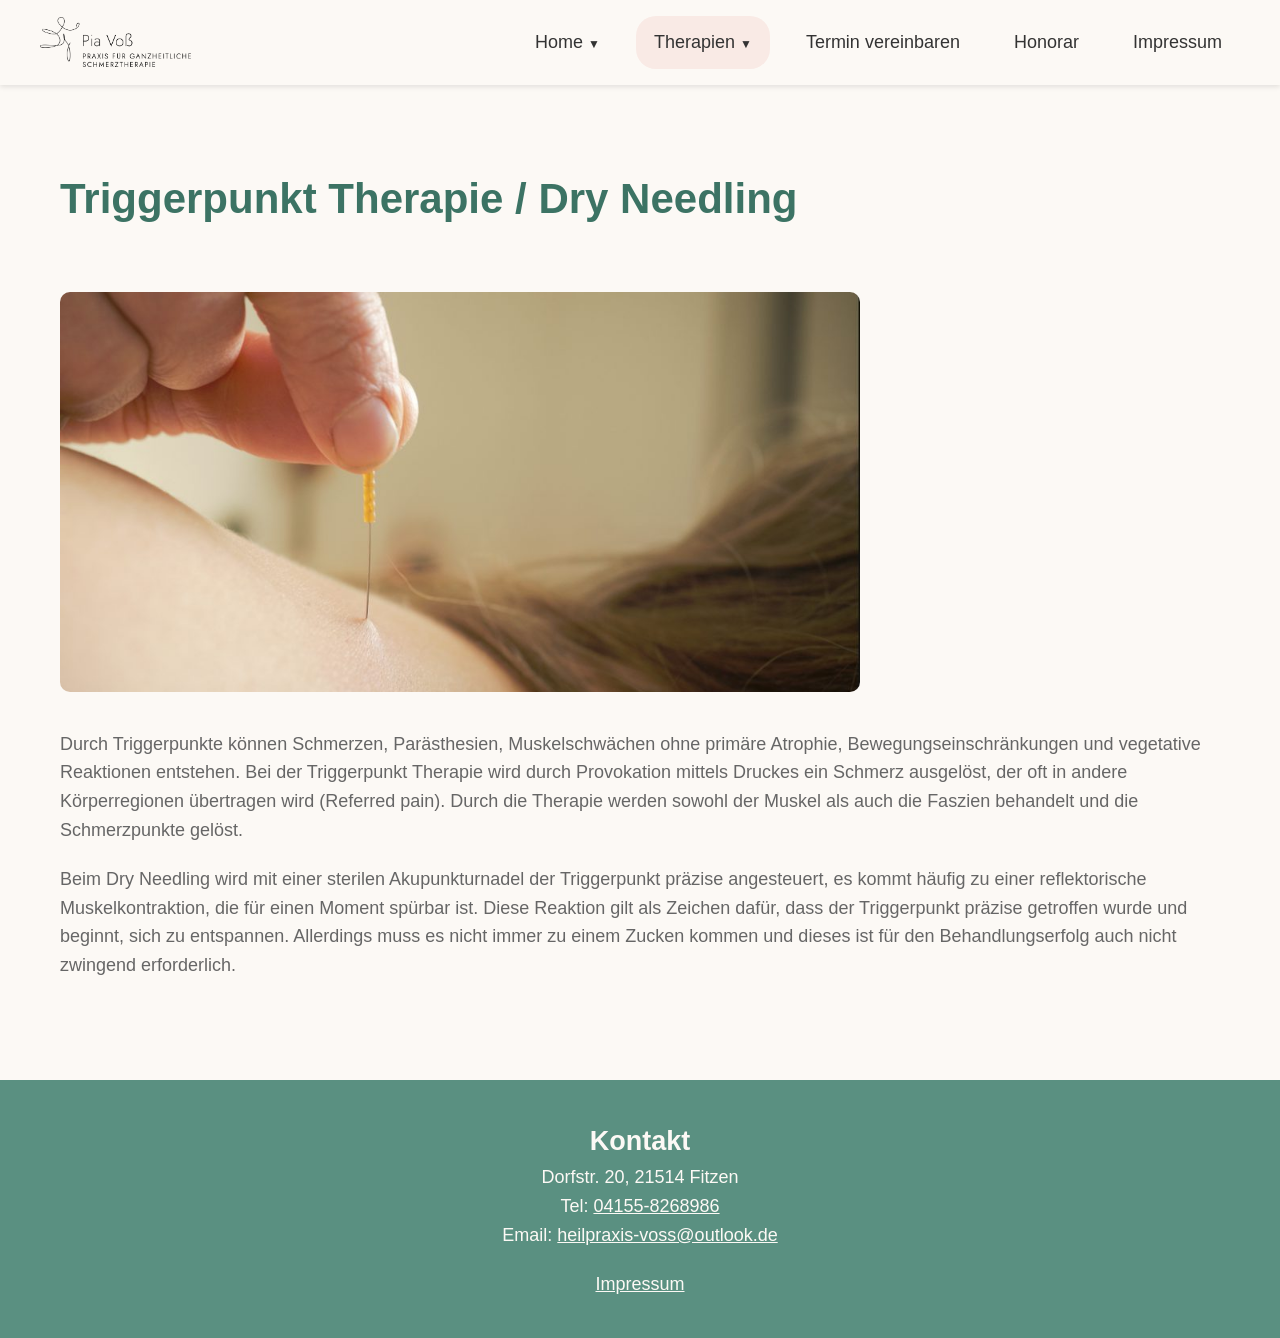
<file: triggerpunktherapie.html>
<!DOCTYPE html>
<html lang="de">
<head>
    <meta charset="UTF-8">
    <meta name="viewport" content="width=device-width, initial-scale=1.0">
    <link rel="stylesheet" href="styles.css">
    <link rel="stylesheet" href="side.css">
    <script src="navigation.js" defer></script>
    <title>Triggerpunkt Therapie / Dry Needling - Praxis Voß</title>
</head>
<body>
    <header>
        <div class="header-container">
            <a href="index.html#home" class="header-logo">
                <img src="logo.png" alt="Pia's Physiotherapie Praxis Logo" class="logo-img">
            </a>
            
            <button class="menu-toggle" type="button" aria-label="Menü öffnen" aria-controls="navList" aria-expanded="false">☰</button>
            
            <nav>
                <ul class="nav-list" id="navList">
                    <li class="nav-item dropdown">
                        <a href="index.html#home" class="nav-link">Home<span class="dropdown-arrow">▼</span></a>
                        <div class="dropdown-content">
                            <a href="index.html#therapie">Therapie</a>
                            <a href="index.html#ueber-mich">Über mich</a>
                            <a href="index.html#die-praxis">Die Praxis</a>
                            <a href="index.html#honorar">Honorar</a>
                            <a href="index.html#contact">Kontakt</a>
                        </div>
                    </li>
                    <li class="nav-item dropdown">
                        <a href="index.html#leistungen" class="nav-link active">Therapien<span class="dropdown-arrow">▼</span></a>
                        <div class="dropdown-content">
                            <a href="neuraltherapie.html">Neuraltherapie</a>
                            <a href="schroepfen.html">Schröpfen</a>
                            <a href="triggerpunktherapie.html">Triggerpunkt Therapie / Dry Needling</a>
                            <a href="blutegeltherapie.html">Blutegeltherapie</a>
                            <a href="manuelle-therapie.html">Manuelle Therapie / Chiropraktik</a>
                            <a href="kinesiotape.html">Kinesiotape</a>
                            <a href="massage-lymphdrainage.html">Massage/Lymphdrainage</a>
                        </div>
                    </li>
                    <li class="nav-item">
                        <a href="https://www.terminmanagement.de/termin-buchen/heilpraxis/fitzen/pia-voss-65907" class="nav-link">Termin vereinbaren</a>
                    </li>
                    <li class="nav-item">
                        <a href="index.html#honorar" class="nav-link">Honorar</a>
                    </li>
                    <li class="nav-item">
                        <a href="index.html#impressum" class="nav-link">Impressum</a>
                    </li>
                </ul>
            </nav>
        </div>
    </header>

    <section class="content">
        <h1>Triggerpunkt Therapie / Dry Needling</h1>
        
        <img src="assets/dry-needling.jpg" alt="Triggerpunkt Therapie / Dry Needling Behandlung" class="therapy-image" loading="lazy" decoding="async">
        
        <p>Durch Triggerpunkte können Schmerzen, Parästhesien, Muskelschwächen ohne primäre Atrophie, Bewegungseinschränkungen und vegetative Reaktionen entstehen. Bei der Triggerpunkt Therapie wird durch Provokation mittels Druckes ein Schmerz ausgelöst, der oft in andere Körperregionen übertragen wird (Referred pain). Durch die Therapie werden sowohl der Muskel als auch die Faszien behandelt und die Schmerzpunkte gelöst.</p>

        <p>Beim Dry Needling wird mit einer sterilen Akupunkturnadel der Triggerpunkt präzise angesteuert, es kommt häufig zu einer reflektorische Muskelkontraktion, die für einen Moment spürbar ist. Diese Reaktion gilt als Zeichen dafür, dass der Triggerpunkt präzise getroffen wurde und beginnt, sich zu entspannen. Allerdings muss es nicht immer zu einem Zucken kommen und dieses ist für den Behandlungserfolg auch nicht zwingend erforderlich.</p>
    </section>

    <footer id="contact">
        <div class="container">
            <h2>Kontakt</h2>
            <p>Dorfstr. 20, 21514 Fitzen</p>
            <p>Tel: <a href="tel:041558268986">04155-8268986</a></p>
            <p>Email: <a href="mailto:heilpraxis-voss@outlook.de">heilpraxis-voss@outlook.de</a></p>
            <p style="margin-top: 20px;">
                <a href="index.html#impressum">Impressum</a>
            </p>
        </div>
    </footer>

</body>
</html>
</file>
<file: styles.css>
@font-face {
    font-family: "Caveat";
    src: url("assets/fonts/Caveat-SemiBold.woff2") format("woff2");
    font-weight: 600;
    font-style: normal;
    font-display: swap;
}

@font-face {
    font-family: "Caveat";
    src: url("assets/fonts/Caveat-Bold.woff2") format("woff2");
    font-weight: 700;
    font-style: normal;
    font-display: swap;
}

* {
    margin: 0;
    padding: 0;
    box-sizing: border-box;
}

body {
    font-family: 'Source Sans Pro', Arial, sans-serif;
    color: #333;
    line-height: 1.6;
    background-color: #fcf9f5;
}

header {
    background-color: #fcf9f5;
    padding: 16px;
    box-shadow: 0 2px 5px rgba(0, 0, 0, 0.1);
    position: relative;
    z-index: 10;
}

.header-container {
    max-width: 1200px;
    margin: 0 auto;
    display: flex;
    justify-content: space-between;
    align-items: center;
    flex-wrap: wrap;
}

.logo {
    color: #5a9081;
    font-size: 28px;
    font-weight: bold;
    text-decoration: none;
    padding: 10px 0;
}

.header-logo {
    display: flex;
    align-items: center;
    text-decoration: none;
}

.logo-img {
    height: 50px;
    width: auto;
    margin-right: 15px;
}

/* Navigation */
nav {
    display: flex;
    align-items: center;
}

.nav-list {
    display: flex;
    list-style: none;
    gap: 18px;
}

.nav-item {
    position: relative;
}

.nav-link {
    color: #333;
    text-decoration: none;
    padding: 12px 18px;
    display: inline-block;
    border-radius: 20px;
    transition: all 0.3s ease;
    font-size: 18px;
}

.nav-link:hover,
.nav-link.active {
    background-color: #f9eae5;
    color: #333;
}

/* Dropdown Menu */
.dropdown {
    position: relative;
}

.dropdown-content {
    display: none;
    position: absolute;
    background-color: #fcf9f5;
    color: #333;
    min-width: 220px;
    box-shadow: 0 8px 16px rgba(0, 0, 0, 0.2);
    border-radius: 8px;
    top: 100%;
    left: 0;
    z-index: 1000;
    margin-top: 5px;
    font-size: 18px;
}

/** hover buffer to prevent flickering of the dropdown */
.dropdown-content::before {
    content: "";
    position: absolute;
    top: -10px;
    left: 0;
    height: 10px;
    width: 100%;
}

.dropdown:hover .dropdown-content {
    display: block;
    color: #3c7364;
}

.dropdown-content a {
    color: #333;
    padding: 12px 16px;
    text-decoration: none;
    display: block;
    border-radius: 8px;
}


.dropdown-content a:hover {
    background-color: rgba(139, 192, 203, 0.1);
    color: #3c7364;
}

.dropdown-arrow {
    display: inline-block;
    margin-left: 5px;
    font-size: 12px;
}

.dropdown-toggle {
    display: none;
}

/* Mobile Menu Toggle */
.menu-toggle {
    display: none;
    background: none;
    border: 2px solid #3c7364;
    border-radius: 8px;
    color: #245b4e;
    font-size: 26px;
    line-height: 1;
    cursor: pointer;
    min-width: 48px;
    min-height: 48px;
    padding: 7px;
}

.menu-toggle:hover,
.menu-toggle:focus-visible {
    background-color: #f9eae5;
    outline: none;
}

.hero {
    background-image: url('assets/hero.jpg');
    background-size: cover;
    background-position: center;
    background-repeat: no-repeat;
    padding: 100px 20px;
    position: relative;
    min-height: 750px;
}


.hero .container {
    position: relative;
    z-index: 2;
}

.hero h1 {
    font-size: 48px;
    margin-bottom: 20px;
}

.btn {
    display: inline-block;
    background-color: #467548;
    color: white;
    padding: 15px 30px;
    text-decoration: none;
    border-radius: 25px;
    transition: all 0.3s ease;
    font-size: 18px;
}

.btn:hover {
    background-color: #a8caa9;
    transform: translateY(-2px);
    box-shadow: 0 5px 15px rgba(0, 0, 0, 0.2);
}

.about {
    padding: 80px 20px;
    background-color: #fcf9f5;
}

.about-content {
    display: grid;
    grid-template-columns: 1fr 1fr;
    gap: 30px;
    align-items: center;
}

.about-image img {
    width: 66.67%;
    height: auto;
    border-radius: 10px;
    box-shadow: 0 5px 20px rgba(0, 0, 0, 0.1);
}

.about-text p {
    font-size: 20px;
    color: #333;
    line-height: 1.8;
}

.about-text h2 {
    font-size: 28px;
    color: #3c7364;
    margin-top: 25px;
    margin-bottom: 15px;
}

.about-text h3 {
    font-size: 20px;
    color: #3c7364;
    margin-top: 25px;
    margin-bottom: 15px;
}


.welcome-text {
    margin: 1% 0 0 70%;
    color: #173c32;
    font-family: 'Caveat', cursive;
    font-weight: 600;
    font-size: 31px;
    line-height: 1.4;
}

.qualifications {
    list-style: none;
    padding-left: 0;
    columns: 2;
    column-gap: 30px;
}

.qualifications li {
    margin-bottom: 12px;
    padding-left: 25px;
    position: relative;
    color: #555;
    font-size: 16px;
}

.qualifications li:before {
    content: "✓";
    position: absolute;
    left: 0;
    color: #5a9081;
    font-weight: bold;
    font-size: 18px;
}

.therapy-section {
    padding: 40px 20px;
    background-color: #fcf9f5;
}

.therapy-section h3 {
    font-size: 22px;
    color: #3c7364;
    margin-top: 15px;
    margin-bottom: 12px;
}


.therapy-section p {
    font-size: 18px;
    color: #333;
    line-height: 1.7;
}

.practice-gallery {
    display: grid;
    grid-template-columns: 2fr 1fr;
    grid-template-rows: repeat(2, minmax(170px, 1fr));
    gap: 18px;
    margin-top: 30px;
}

.practice-gallery img {
    width: 100%;
    height: 100%;
    min-height: 170px;
    object-fit: cover;
    border-radius: 10px;
    box-shadow: 0 3px 10px rgba(0, 0, 0, 0.1);
}

.practice-gallery-main {
    grid-column: span 2;
    grid-row: span 2;
}

.arrival-gallery {
    display: grid;
    grid-template-columns: repeat(2, 1fr);
    gap: 18px;
    margin-top: 30px;
}

.arrival-gallery img {
    width: 100%;
    min-height: 220px;
    object-fit: cover;
    border-radius: 10px;
    box-shadow: 0 3px 10px rgba(0, 0, 0, 0.1);
}

/* Make 'Meine Leistungen' match the 'Therapieablauf' heading style */
.services .section-title {
    font-size: 22px;
    color: #3c7364;
    margin-top: 15px;
    margin-bottom: 12px;
    text-align: left;
}

.services {
    padding: 40px 20px;
    background-color: #fcf9f5;
}

.container {
    max-width: 1200px;
    margin: 0 auto;
}

.section-title {
    text-align: center;
    font-size: 36px;
    margin-bottom: 25px;
    color: #333;
}

.services-grid {
    display: grid;
    grid-template-columns: repeat(auto-fit, minmax(300px, 1fr));
    gap: 30px;
}

.service-card {
    background: white;
    display: block;
    border-radius: 10px;
    box-shadow: 0 3px 10px rgba(0, 0, 0, 0.1);
    transition: transform 0.3s ease;
    overflow: hidden;
    text-decoration: none;
}

.service-card img {
    width: 100%;
    height: 200px;
    object-fit: cover;
    display: block;
}

.service-card-content {
    padding: 30px;
}

.service-card:hover {
    transform: translateY(-5px);
    box-shadow: 0 5px 20px rgba(0, 0, 0, 0.15);
}

.service-card h3 {
    color: #3c7364;
    margin: 0;
    font-size: 24px;
}

footer {
    background-color: #5a9081;
    color: #fcf9f5;
    padding: 40px 20px;
    text-align: center;
    font-size: 18px;
}

footer a {
    color: #fcf9f5;
}

footer a:hover {
    text-decoration: underline;
}

/* Mobile Responsive */
@media (max-width: 768px) {
    header {
        padding: 12px 20px;
    }

    .header-container {
        flex-wrap: nowrap;
    }

    .logo-img {
        height: 42px;
        margin-right: 0;
    }

    .menu-toggle {
        display: block;
    }

    nav {
        position: static;
    }

    .nav-list {
        display: none;
        position: absolute;
        top: 100%;
        left: 0;
        right: 0;
        background-color: #fcf9f5;
        flex-direction: column;
        gap: 0;
        padding: 10px 20px 20px;
        max-height: calc(100vh - 72px);
        overflow-y: auto;
        border-top: 1px solid #e8ddd4;
        box-shadow: 0 10px 18px rgba(0, 0, 0, 0.14);
    }

    .nav-list.active {
        display: flex;
    }

    .nav-item {
        width: 100%;
        border-bottom: 1px solid #e8ddd4;
    }

    .nav-link {
        display: block;
        width: 100%;
        min-height: 48px;
        padding: 13px 6px;
        border-radius: 0;
        font-size: 17px;
    }

    .dropdown {
        display: grid;
        grid-template-columns: minmax(0, 1fr) 48px;
        align-items: center;
    }

    .dropdown .nav-link {
        grid-column: 1;
    }

    .dropdown-arrow {
        display: none;
    }

    .dropdown-toggle {
        display: grid;
        grid-column: 2;
        place-items: center;
        width: 48px;
        height: 48px;
        border: 0;
        border-radius: 8px;
        background: transparent;
        color: #245b4e;
        font-size: 28px;
        cursor: pointer;
    }

    .dropdown-toggle:hover,
    .dropdown-toggle:focus-visible {
        background-color: #f9eae5;
        outline: 2px solid #3c7364;
        outline-offset: -2px;
    }

    .dropdown.open .dropdown-toggle span {
        transform: rotate(180deg);
    }

    .dropdown-content {
        display: none;
        grid-column: 1 / -1;
        position: static;
        box-shadow: none;
        margin: 0 0 10px;
        padding: 4px 0 6px 14px;
        border-left: 3px solid #5a9081;
        background: transparent;
        font-size: 16px;
    }

    .dropdown.open .dropdown-content {
        display: block;
    }

    .dropdown:hover .dropdown-content {
        display: none;
    }

    .dropdown.open:hover .dropdown-content {
        display: block;
    }

    .dropdown-content a {
        padding: 10px 8px;
        border-radius: 6px;
    }

    .hero {
        min-height: 540px;
        padding: 30px 20px;
        background-position: 42% center;
    }

    .welcome-text {
        width: min(100%, 340px);
        margin: 0 auto;
        padding-top: 330px;
        font-size: 24px;
        line-height: 1.25;
        text-align: center;
    }

    .about-content {
        grid-template-columns: 1fr;
        gap: 30px;
    }

    .about-text p {
        font-size: 18px;
    }

    .about-image img {
        display: block;
        width: min(100%, 360px);
        margin: 0 auto;
    }

    .practice-gallery {
        grid-template-columns: 1fr;
        grid-template-rows: none;
    }

    .practice-gallery-main {
        grid-column: auto;
        grid-row: auto;
        min-height: 300px;
    }

    .arrival-gallery {
        grid-template-columns: 1fr;
    }

    .qualifications {
        columns: 1;
    }

    .about,
    .therapy-section,
    .services {
        padding: 56px 20px;
    }

    .section-title {
        font-size: 30px;
    }

    .services-grid {
        grid-template-columns: 1fr;
        gap: 20px;
    }

    .service-card img {
        height: 190px;
    }

    .service-card-content {
        padding: 20px;
    }

    .service-card h3 {
        font-size: 21px;
    }

    .content {
        padding: 52px 20px;
    }

    .content h1 {
        font-size: 32px;
        line-height: 1.2;
    }

    .therapy-image {
        height: 260px;
        margin: 22px 0;
    }
}
</file>
<file: side.css>
.content {
    max-width: 1200px;
    margin: 0 auto;
    padding: 80px 20px;
}

.content h1 {
    color: #3c7364;
    font-size: 42px;
    margin-bottom: 30px;
}

.content h2 {
    color: #3c7364;
    font-size: 28px;
    margin-top: 40px;
    margin-bottom: 20px;
}

.content p {
    font-size: 18px;
    margin-bottom: 20px;
    color: #666;
}

.content ul {
    margin-left: 30px;
    margin-bottom: 20px;
}

.content li {
    font-size: 18px;
    color: #666;
    margin-bottom: 10px;
}

.therapy-image {
    width: 100%;
    max-width: 800px;
    height: 400px;
    object-fit: cover;
    border-radius: 10px;
    margin: 30px 0;
}
</file>
